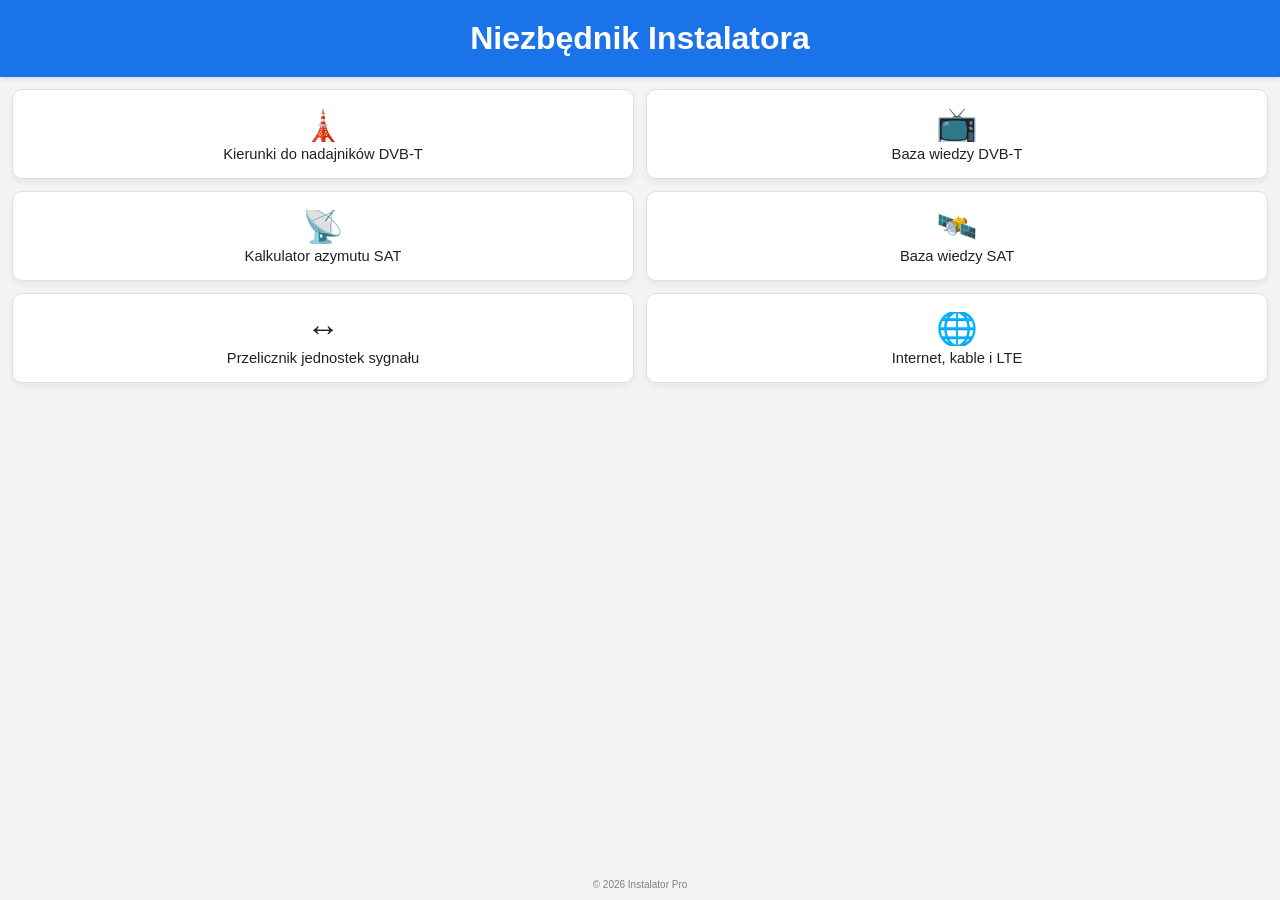
<file: index.html>
<!DOCTYPE html>
<html lang="pl">

<head>
    
    <link rel="manifest" href="manifest.json">
    <meta name="theme-color" content="#1a73e8">
    <meta name="mobile-web-app-capable" content="yes">
    <meta name="apple-mobile-web-app-status-bar-style" content="black-translucent">

    <script>

        if ('serviceWorker' in navigator) {
            window.addEventListener('load', () => {
                navigator.serviceWorker.register('./sw.js').then(reg => {
                    console.log('SW działa w trybie: Najpierw Sieć');
                });
            });
        }

    </script>


    <meta charset="UTF-8">
    <meta name="viewport" content="width=device-width, initial-scale=1.0, user-scalable=no">
    <title>Instalator Pro</title>
    <link rel="stylesheet" href="style.css">
</head>

<body>



    <div id="offline-banner" class="banner-offline">
        Brak połączenia z internetem – aplikacja działa w trybie offline.
    </div>

    <div id="app">
        <header>
            <h1>Niezbędnik Instalatora</h1>
        </header>

        <main class="grid-container">
    

            <div class="tile" onclick="location.href='tools-src/nadajniki.html'">
                <span class="icon">🗼</span>
                <span class="label">Kierunki do nadajników DVB-T</span>
            </div>
            <div class="tile" onclick="location.href='tools-src/bibliotekaDVBT.html'">
                <span class="icon">📺</span>
                <span class="label">Baza wiedzy DVB-T</span>
            </div>
            <div class="tile" onclick="location.href='tools-src/satelity.html'">
                <span class="icon">📡</span>
                <span class="label">Kalkulator azymutu SAT</span>
            </div>
            <div class="tile" onclick="location.href='tools-src/bibliotekaSAT.html'">
                <span class="icon">🛰️</span>
                <span class="label">Baza wiedzy SAT</span>
            </div>
            <div class="tile" onclick="location.href='tools-src/Jednostki.html'">
                <span class="icon">↔️</span>
                <span class="label">Przelicznik jednostek sygnału</span>
            </div>
            <div class="tile" onclick="location.href='tools-src/internet.html'">
                <span class="icon">🌐</span>
                <span class="label">Internet, kable i LTE</span>
            </div>
         

            


        </main>

        <footer style="text-align: center; color: gray; font-size: 10px; padding: 10px;">
            &copy; 2026 Instalator Pro
        </footer>
    </div>
</body>

<script>
      


    function onDeviceReady() {
        // STATUS SIECI
        function updateOnlineStatus() {
            const banner = document.getElementById('offline-banner');
            if (navigator.onLine) {
                banner.style.display = 'none';
            } else {
                banner.style.display = 'block';
            }
        }
        updateOnlineStatus();
        document.addEventListener("offline", updateOnlineStatus, false);
        document.addEventListener("online", updateOnlineStatus, false);
    }



    // Funkcja powiadomienia na ekranie
    function showToast(message) {
        // Usuwamy stare powiadomienie jeśli jeszcze istnieje
        const oldToast = document.getElementById('custom-toast');
        if (oldToast) oldToast.remove();

        const statusDiv = document.createElement('div');
        statusDiv.id = 'custom-toast';
        statusDiv.style = "position:fixed; bottom:50px; left:50%; transform:translateX(-50%); background:rgba(0,0,0,0.8); color:white; padding:12px 25px; border-radius:25px; z-index:9999; font-size:14px; white-space:nowrap; border: 1px solid #444;";
        statusDiv.innerText = message;
        document.body.appendChild(statusDiv);

        // Animacja znikania
        setTimeout(() => {
            statusDiv.style.opacity = '0';
            statusDiv.style.transition = 'opacity 0.5s ease';
            setTimeout(() => statusDiv.remove(), 500);
        }, 2000);
    }

    function showOfflineBanner(show) {
        const banner = document.getElementById('offline-banner');
        const header = document.querySelector('header');
        // Ustaw margin-top headera zawsze na wysokość ramki, jeśli ramka jest widoczna
        if (show) {
            banner.style.display = 'block';
            setTimeout(() => {
                if (header) header.style.marginTop = banner.offsetHeight + 'px';
            }, 10); // opóźnienie na render
        } else {
            banner.style.display = 'none';
            if (header) header.style.marginTop = '';
        }

        // Dodatkowo, na zmianę orientacji i resize — popraw margin-top headera
        window.addEventListener('resize', () => {
            if (banner.style.display === 'block' && header) {
                header.style.marginTop = banner.offsetHeight + 'px';
            }
        });
    }

    // Dla pewności: po powrocie na stronę/wybudzeniu — odśwież status i układ
    document.addEventListener('visibilitychange', () => {
        if (!document.hidden) {
            if (typeof updateOnlineStatus === 'function') updateOnlineStatus();
            if (typeof showOfflineBanner === 'function') showOfflineBanner(!navigator.onLine ? true : false);
        }
    });
    window.addEventListener('pageshow', () => {
        if (typeof updateOnlineStatus === 'function') updateOnlineStatus();
        if (typeof showOfflineBanner === 'function') showOfflineBanner(!navigator.onLine ? true : false);
    });


    function showIosInstallBanner() {
        const isIos = /iPad|iPhone|iPod/.test(navigator.userAgent) && !window.MSStream;
        const isStandalone = window.matchMedia('(display-mode: standalone)').matches || window.navigator.standalone;
        if (isIos && !isStandalone) {
            document.getElementById('ios-install-banner').style.display = 'block';
        }
    }





    window.addEventListener('load', () => {
        onDeviceReady();
        showIosInstallBanner();
    });


</script>

</html>
</file>
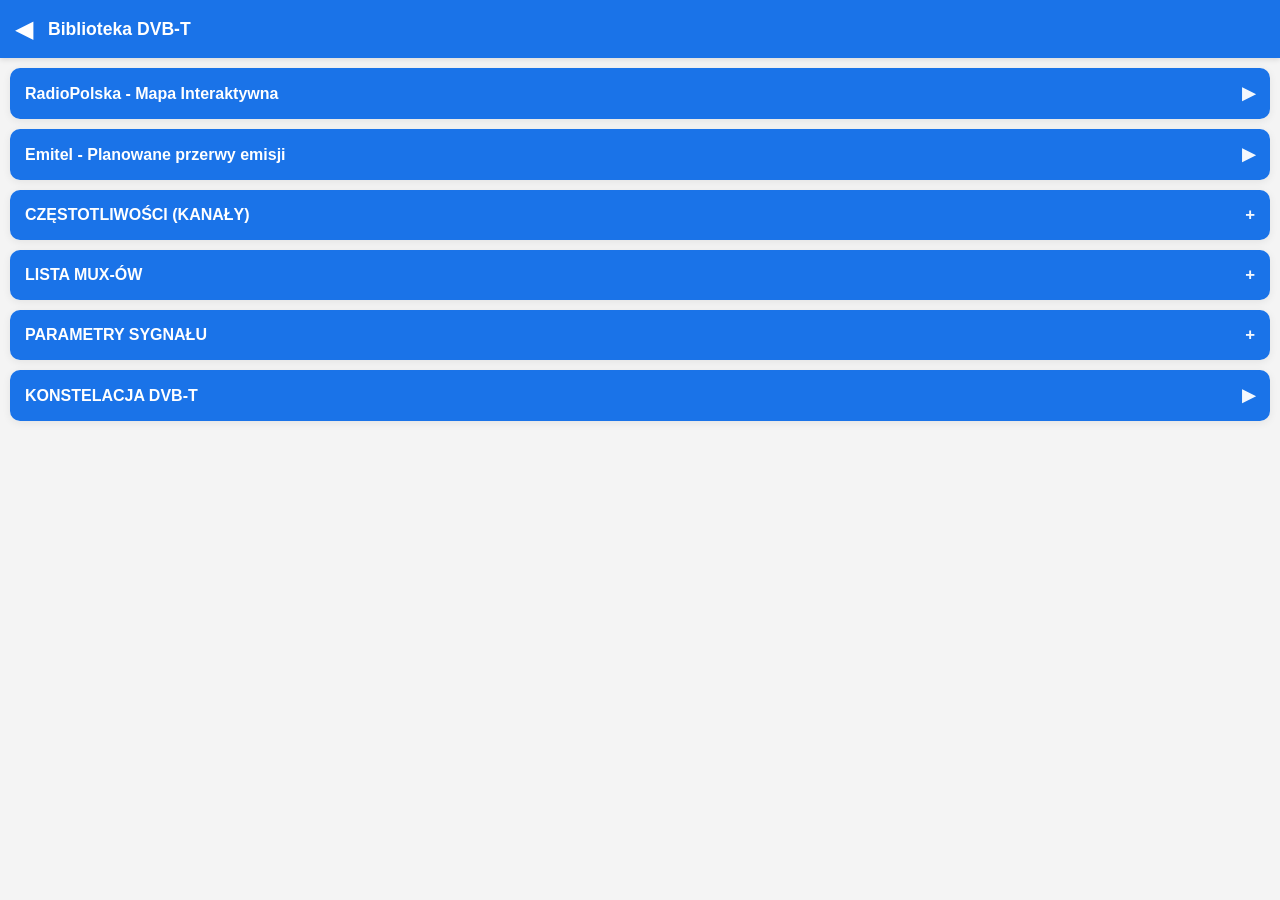
<file: tools-src/bibliotekaDVBT.html>
<!DOCTYPE html>
<html lang="pl">
<head>
    <meta charset="UTF-8">
    <meta name="viewport" content="width=device-width, initial-scale=1.0">
    <title>Biblioteka DVB-T</title>
    <link rel="stylesheet" href="../style.css">
    <style>
        body { font-family: sans-serif; margin: 0; background: var(--bg); color: var(--text); }
        header { background: #1a73e8; color: white; padding: 15px; display: flex; align-items: center; }
        .btn-back { background: none; border: none; color: white; font-size: 1.5rem; cursor: pointer; margin-right: 15px; }
        .container { padding: 10px; }
        
        .accordion { background: var(--tile-bg); border-radius: 10px; margin-bottom: 10px; overflow: hidden; box-shadow: var(--tile-shadow); }
        .acc-header { background: #1a73e8; color: white; padding: 15px; font-weight: bold; cursor: pointer; display: flex; justify-content: space-between; align-items: center; }
        .acc-header span:last-child { font-size: 1.05rem; margin-left: 8px; opacity: 0.95; }
        
        /* Kluczowa zmiana: padding: 0, aby iframe wypełniał całą szerokość, oraz wysokość */
        .acc-content { 
            display: none; 
            padding: 0; 
            border-top: 1px solid #eee; 
            height: 70vh; /* Ustawiamy stałą wysokość okna z tabelą */
        }
        .acc-content.show { display: block; }

        /* Styl dla iframe wewnątrz akordeonu */
        .acc-content iframe {
            width: 100%;
            height: 100%;
            border: none;
            display: block;
        }
    </style>
</head>
<script>
// Motyw: kopiuj ustawienie z localStorage lub systemu
function applyTheme() {
    let theme = localStorage.getItem('theme');
    if (!theme) {
        theme = window.matchMedia('(prefers-color-scheme: dark)').matches ? 'dark' : 'light';
    }
    document.documentElement.setAttribute('data-theme', theme);
}
applyTheme();
</script>
<body>

<header>
    <button class="btn-back" onclick="window.location.replace('../index.html')">◀</button>
    <h1 style="margin:0; font-size: 1.1rem;">Biblioteka DVB-T</h1>
</header>

<div class="container">
    
    <div class="accordion">
        <div class="acc-header" onclick="window.open('https://mapy.radiopolska.pl/','_blank')"><span>RadioPolska - Mapa Interaktywna</span><span>▶</span></div>
    </div>

    <div class="accordion">
        <div class="acc-header" onclick="window.open('https://emi.emitel.pl/plan_www/','_blank')"><span>Emitel - Planowane przerwy emisji</span><span>▶</span></div>
    </div>

    <div class="accordion">
        <div class="acc-header" onclick="toggleAcc(this)">CZĘSTOTLIWOŚCI (KANAŁY) <span>+</span></div>
        <div class="acc-content">
            <iframe src="docs/czestotliwosciDVBT.html"></iframe>
        </div>
    </div>

    <div class="accordion">
        <div class="acc-header" onclick="toggleAcc(this)">LISTA MUX-ÓW <span>+</span></div>
        <div class="acc-content">
            <iframe src="docs/muxy.html"></iframe>
        </div>
    </div>

    <div class="accordion">
        <div class="acc-header" onclick="toggleAcc(this)">PARAMETRY SYGNAŁU <span>+</span></div>
        <div class="acc-content">
            <iframe src="docs/Parametry-DVB-t.html"></iframe>
        </div>
    </div>

    <div class="accordion">
        <div class="acc-header" onclick="window.location.href='docs/KonstelacjaDVbt2.html'"><span>KONSTELACJA DVB-T</span><span>▶</span></div>
    </div>

</div>

<script>
    function toggleAcc(header) {
        const content = header.nextElementSibling;
        // Zmieniamy tylko w sekcjach z rozwijanym kontentem
        if (!content || !content.classList.contains('acc-content')) return;
        const span = header.querySelector('span');
        // Zmieniamy tylko +/− w sekcjach z acc-content
        const allHeaders = document.querySelectorAll('.acc-header');
        allHeaders.forEach(h => {
            const c = h.nextElementSibling;
            const s = h.querySelector('span');
            if (c && c.classList.contains('acc-content')) {
                c.classList.remove('show');
                if (s) s.innerText = '+';
            }
        });
        // Otwieramy/zamykamy klikniętą sekcję
        const isOpening = !content.classList.contains('show');
        if (isOpening) {
            content.classList.add('show');
            if (span) span.innerText = '−';
        }
    }
</script>
</body>
</html>
</file>
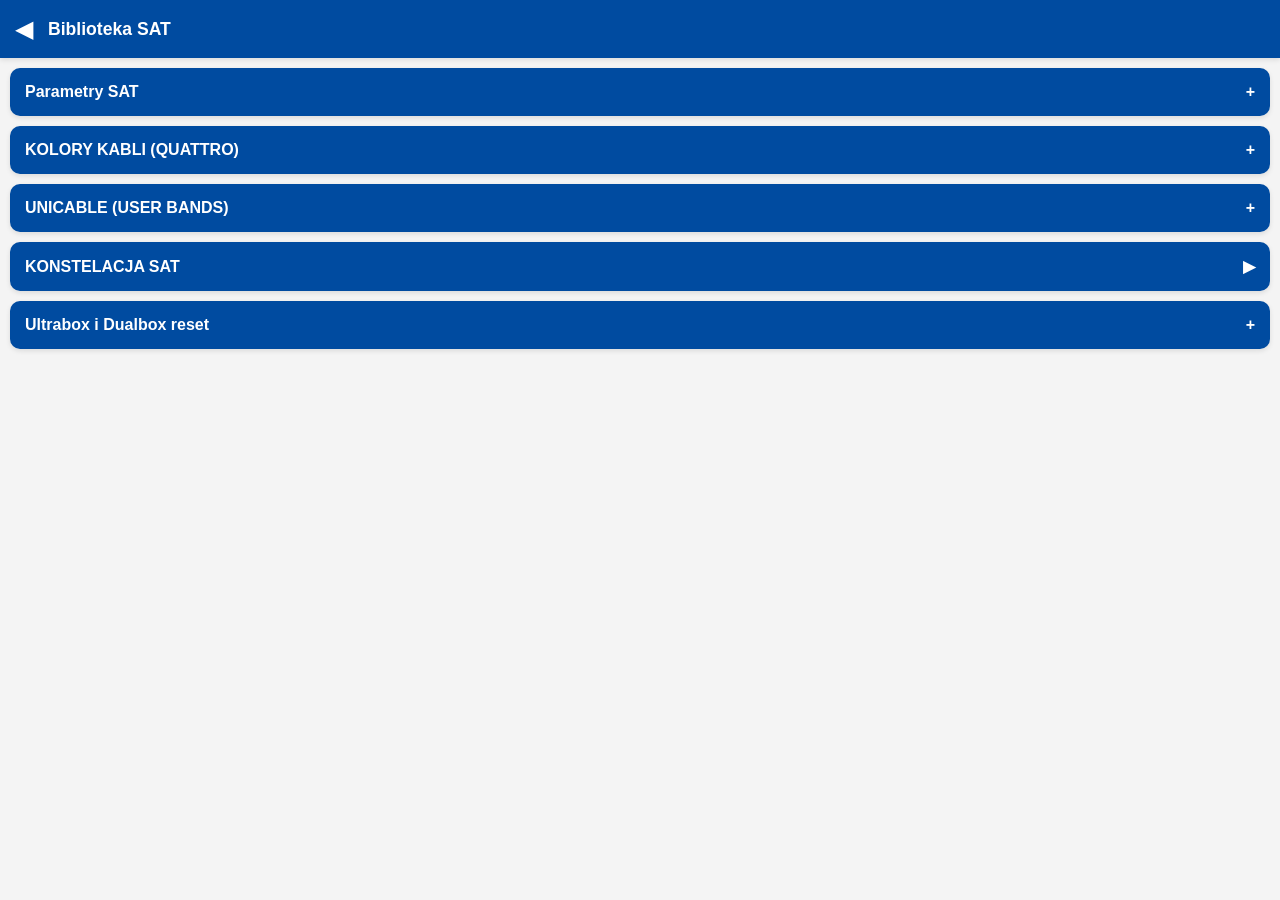
<file: tools-src/bibliotekaSAT.html>
<!DOCTYPE html>
<html lang="pl">
<head>
    <meta charset="UTF-8">
    <meta name="viewport" content="width=device-width, initial-scale=1.0">
    <title>Biblioteka SAT</title>
    <link rel="stylesheet" href="../style.css">
    <style>
        body { margin: 0; background: #fff; color: #000; }
        header { background: #004ba0; color: white; padding: 15px; display: flex; align-items: center; }
        .btn-back { background: none; border: none; color: white; font-size: 1.5rem; cursor: pointer; margin-right: 15px; }
        .container { padding: 10px; }
        .accordion { background: #f5f5f5; border-radius: 10px; margin-bottom: 10px; overflow: hidden; box-shadow: 0 2px 5px rgba(0,0,0,0.1); }
        .acc-header { background: #004ba0; color: white; padding: 15px; font-weight: bold; cursor: pointer; display: flex; justify-content: space-between; align-items: center; }
        .acc-content { display: none; padding: 0; border-top: 1px solid #eee; background: #fff; color: #333; height: 60vh; }
        .acc-content.show { display: block; }
        .acc-content iframe { width: 100%; height: 100%; border: none; display: block; }
    </style>
</head>
<script>

</script>
<body>

<header>
    <button class="btn-back" onclick="window.location.replace('../index.html')">◀</button>
    <h1 style="margin:0; font-size: 1.1rem;">Biblioteka SAT</h1>
</header>

<div class="container">
    

    <div class="accordion">
        <div class="acc-header" onclick="toggleAcc(this)">Parametry SAT <span>+</span></div>
        <div class="acc-content">
           <iframe id="content-frame" src="docs/ParametrySAT.html"></iframe>
        </div>
    </div>
    
    <div class="accordion">
        <div class="acc-header" onclick="toggleAcc(this)">KOLORY KABLI (QUATTRO) <span>+</span></div>
        <div class="acc-content">
            <iframe id="content-frame" src="docs/kolorySat.html"></iframe>
        </div>
    </div>

    <div class="accordion">
        <div class="acc-header" onclick="toggleAcc(this)">UNICABLE (USER BANDS) <span>+</span></div>
        <div class="acc-content">
           <iframe id="content-frame" src="docs/UnicablePB.html"></iframe>
        </div>
    </div>

    <div class="accordion">
        <div class="acc-header" onclick="window.location.href='docs/KonstelacjaSat.html'"><span>KONSTELACJA SAT</span><span>▶</span></div>
    </div>

    <div class="accordion">
        <div class="acc-header" onclick="toggleAcc(this)">Ultrabox i Dualbox reset <span>+</span></div>
        <div class="acc-content">
           <iframe id="content-frame" src="docs/NC_PLUS_RESET.html"></iframe>
        </div>
    </div>

</div>

<script>
    
function toggleAcc(header) {
    const content = header.nextElementSibling;
    // Zmieniamy tylko w sekcjach z rozwijanym kontentem
    if (!content || !content.classList.contains('acc-content')) return;
    const span = header.querySelector('span');
    // Zmieniamy tylko +/− w sekcjach z acc-content
    const allHeaders = document.querySelectorAll('.acc-header');
    allHeaders.forEach(h => {
        const c = h.nextElementSibling;
        const s = h.querySelector('span');
        if (c && c.classList.contains('acc-content')) {
            c.classList.remove('show');
            if (s) s.innerText = '+';
        }
    });
    // Otwieramy/zamykamy klikniętą sekcję
    const isOpening = !content.classList.contains('show');
    if (isOpening) {
        content.classList.add('show');
        if (span) span.innerText = '−';
    }
}
</script>
</body>
</html>
</file>
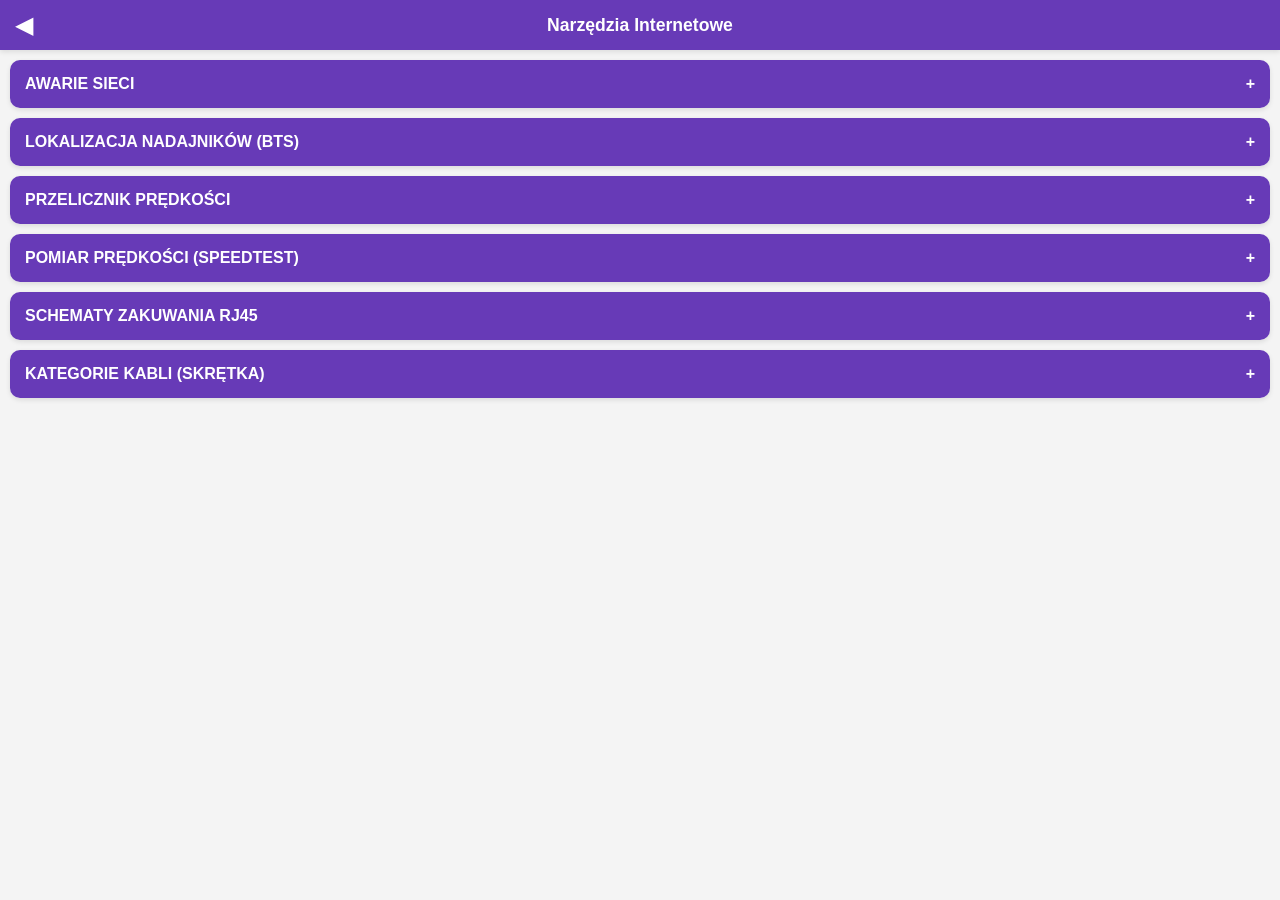
<file: tools-src/internet.html>
<!DOCTYPE html>
<html lang="pl">
<head>
    <meta charset="UTF-8">
    <meta name="viewport" content="width=device-width, initial-scale=1.0">
    <title>Internet - Narzędzia</title>
    <link rel="stylesheet" href="../style.css">
    <style>
        body { font-family: sans-serif; margin: 0; background: #fff; color: #000; }
        header {
            background: #673ab7;
            color: white;
            padding: 10px 15px;
            display: flex;
            align-items: center;
            position: relative;
            min-height: 50px;
            box-sizing: border-box;
        }
        .btn-back {
            background: none;
            border: none;
            color: white;
            font-size: 1.5rem;
            cursor: pointer;
            z-index: 2;
            padding: 0;
            margin: 0;
        }
        h1 {
            font-size: 1.1rem;
            margin: 0;
            position: absolute;
            left: 0;
            right: 0;
            text-align: center;
            pointer-events: none;
        }
        .container { padding: 10px; }
        .accordion {
            background: white; border-radius: 10px; margin-bottom: 10px;
            overflow: hidden; box-shadow: 0 2px 5px rgba(0,0,0,0.1);
        }
        .acc-header {
            background: #673ab7; color: white; padding: 15px;
            font-weight: bold; cursor: pointer; display: flex;
            justify-content: space-between; align-items: center;
        }
        .acc-content {
            display: none; padding: 15px; border-top: 1px solid #eee;
        }
        .acc-content.show { display: block; }
        .tool-btn { 
            display: block; background: #ede7f6; border: 1px solid #673ab7; 
            color: #673ab7; padding: 12px; border-radius: 8px; text-align: center; 
            text-decoration: none; font-weight: bold; margin-bottom: 10px;
        }
        input { width: 100%; padding: 12px; margin: 10px 0; border: 1px solid #ccc; border-radius: 6px; box-sizing: border-box; }
        .res-box { background: #f9f9f9; padding: 15px; border-radius: 6px; font-weight: bold; text-align: center; border: 1px dashed #673ab7; }
        .ip-row { display: flex; justify-content: space-between; padding: 8px 0; border-bottom: 1px solid #eee; font-size: 0.9rem; }
        .diagram { background: var(--tile-bg); height: 150px; display: flex; align-items: center; justify-content: center; border-radius: 8px; color: #666; font-style: italic; }
    </style>
</head>

<body>

<header>
    <button class="btn-back" onclick="window.location.replace('../index.html')">◀</button>
    <h1 style="margin:0; font-size: 1.1rem;">Narzędzia Internetowe</h1>
</header>

<div class="container">
    <div class="accordion">
        <div class="acc-header" onclick="toggleAcc(this)">AWARIE SIECI <span>+</span></div>
        <div class="acc-content">
            
            <a href="https://downdetector.pl/" target="_blank" class="tool-btn" style="background: #73862e; color: white; border-color: #141526;">DOWNDETECTOR.pl</a>
            
        </div>
        </div>
        

    <div class="accordion">
        <div class="acc-header" onclick="toggleAcc(this)">LOKALIZACJA NADAJNIKÓW (BTS) <span>+</span></div>
        <div class="acc-content">
            <p style="font-size: 0.85rem; margin-bottom: 15px;">Darmowa wyszukiwarka masztów LTE/5G wszystkich operatorów:</p>
            <a href="https://beta.btsearch.pl/" target="_blank" class="tool-btn">OTWÓRZ BTSEARCH.PL</a>
        </div>
    </div>
   

    <div class="accordion">
        <div class="acc-header" onclick="toggleAcc(this)">PRZELICZNIK PRĘDKOŚCI <span>+</span></div>
        <div class="acc-content">
            <label style="font-size: 0.8rem;">Prędkość łącza (Mb/s):</label>
            <input type="number" id="speedMbps" placeholder="np. 300" oninput="calcSpeed()">
            <div class="res-box" id="speedRes">Realne pobieranie: 0 MB/s</div>
            <p style="font-size: 0.75rem; color: #777; margin-top: 10px;">
                Czas pobierania 1GB: <span id="timeRes" style="color:#673ab7; font-weight:bold;">-</span>
            </p>
        </div>
    </div>

   
     <div class="accordion">
        <div class="acc-header" onclick="toggleAcc(this)">POMIAR PRĘDKOŚCI (SPEEDTEST) <span>+</span></div>
        <div class="acc-content">
            <p style="font-size: 0.85rem; margin-bottom: 15px;">Wybierz narzędzie do pomiaru parametrów łącza (Download/Upload/Ping):</p>
            
            <a href="https://www.speedtest.net" target="_blank" class="tool-btn" style="background: #141526; color: white; border-color: #141526;">SPEEDTEST.NET</a>
            
            <a href="https://fast.com/pl/" target="_blank" class="tool-btn" style="background: #db0000; color: white; border-color: #db0000;">FAST.COM (Netflix)</a>
            
            <a href="https://speed.cloudflare.com" target="_blank" class="tool-btn" style="background: #f38020; color: white; border-color: #f38020;">CLOUDFLARE SPEED</a>

            <p style="font-size: 0.7rem; color: #666; margin-top: 10px;">
                <i>Pamiętaj: Najdokładniejszy wynik uzyskasz na kablu, przy wyłączonych innych urządzeniach.</i>
            </p>
        </div>
    </div>
    
   <div class="accordion">
        <div class="acc-header" onclick="toggleAcc(this)">SCHEMATY ZAKUWANIA RJ45 <span>+</span></div>
        <div class="acc-content">
            
            <div style="margin-bottom: 20px;">
                <p style="font-weight: bold; color: #1a73e8; margin-bottom: 5px;">Standard T568B (Typowy)</p>
                <div style="display: flex; gap: 3px; margin-bottom: 8px;">
                    <div style="width:12.5%; height:25px; border:2px solid #888; border-radius:2px; background: linear-gradient(90deg, #fff 50%, #ff9800 50%);"></div>
                    <div style="width:12.5%; height:25px; border:2px solid #888; border-radius:2px; background: #f57c00;"></div>
                    <div style="width:12.5%; height:25px; border:2px solid #888; border-radius:2px; background: linear-gradient(90deg, #fff 50%, #81c784 50%);"></div>
                    <div style="width:12.5%; height:25px; border:2px solid #888; border-radius:2px; background: #2196f3;"></div>
                    <div style="width:12.5%; height:25px; border:2px solid #888; border-radius:2px; background: linear-gradient(90deg, #fff 50%, #64b5f6 50%);"></div>
                    <div style="width:12.5%; height:25px; border:2px solid #888; border-radius:2px; background: #4caf50;"></div>
                    <div style="width:12.5%; height:25px; border:2px solid #888; border-radius:2px; background: linear-gradient(90deg, #fff 50%, #a1887f 50%);"></div>
                    <div style="width:12.5%; height:25px; border:2px solid #888; border-radius:2px; background: #795548;"></div>
                </div>
                 <div style="display: flex; gap: 3px; margin-bottom: 8px; font-size: 0.7rem; color: #555; text-align: center;">
                    <div style="width:12.5%;">Pomarańczowy + Biały</div>
                    <div style="width:12.5%;">Pomarańczowy</div>
                    <div style="width:12.5%;">Zielony + Biały</div>
                    <div style="width:12.5%;">Niebieski</div>
                    <div style="width:12.5%;">Niebieski + Biały</div>
                    <div style="width:12.5%;">Zielony</div>
                    <div style="width:12.5%;">Brązowy + Biały</div>
                    <div style="width:12.5%;">Brązowy</div>
                </div>
            </div>
            

            <div style="margin-bottom: 20px;">
                <p style="font-weight: bold; color: #2e7d32; margin-bottom: 5px;">Standard T568A</p>
                <div style="display: flex; gap: 3px; margin-bottom: 8px;">
                    <div style="width:12.5%; height:25px; border:2px solid #888; border-radius:2px; background: linear-gradient(90deg, #fff 50%, #81c784 50%);"></div>
                    <div style="width:12.5%; height:25px; border:2px solid #888; border-radius:2px; background: #4caf50;"></div>
                    <div style="width:12.5%; height:25px; border:2px solid #888; border-radius:2px; background: linear-gradient(90deg, #fff 50%, #ff9800 50%);"></div>
                    <div style="width:12.5%; height:25px; border:2px solid #888; border-radius:2px; background: #2196f3;"></div>
                    <div style="width:12.5%; height:25px; border:2px solid #888; border-radius:2px; background: linear-gradient(90deg, #fff 50%, #64b5f6 50%);"></div>
                    <div style="width:12.5%; height:25px; border:2px solid #888; border-radius:2px; background: #f57c00;"></div>
                    <div style="width:12.5%; height:25px; border:2px solid #888; border-radius:2px; background: linear-gradient(90deg, #fff 50%, #a1887f 50%);"></div>
                    <div style="width:12.5%; height:25px; border:2px solid #888; border-radius:2px; background: #795548;"></div>
                </div>
                <div style="display: flex; gap: 3px; margin-bottom: 8px; font-size: 0.7rem; color: #555; text-align: center;">
                    <div style="width:12.5%;">Zielony + Biały</div>
                    <div style="width:12.5%;">Zielony</div>
                    <div style="width:12.5%;">Pomarańczowy + Biały</div>
                    <div style="width:12.5%;">Niebieski</div>
                    <div style="width:12.5%;">Niebieski + Biały</div>
                    <div style="width:12.5%;">Pomarańczowy</div>
                    <div style="width:12.5%;">Brązowy + Biały</div>
                    <div style="width:12.5%;">Brązowy</div>
                </div>
            </div>

            <div style="padding: 10px; background: #fffde7; border: 1px dashed #fbc02d; border-radius: 8px;">
                <p style="font-weight: bold; color: #f57f17; margin: 0 0 5px 0; font-size: 0.85rem;">Kabel Skrosowany (PC do PC)</p>
                <p style="font-size: 0.75rem; margin: 0;">
                    Zakończ jedną stronę w <b>Standardzie A</b>, <br>
                    a drugą stronę w <b>Standardzie B</b>.
                </p>
            </div>

            <p style="font-size: 0.7rem; color: #888; text-align: center; margin-top: 15px;">
                <i>Widok od strony pinów (zatrzask pod spodem).</i>
            </p>
        </div>
    </div>
   
    <div class="accordion">
        <div class="acc-header" onclick="toggleAcc(this)">KATEGORIE KABLI (SKRĘTKA) <span>+</span></div>
        <div class="acc-content">
            <table style="width: 100%; border-collapse: collapse; font-size: 0.85rem; background: white;">
                <thead>
                    <tr style="background: #673ab7; color: white;">
                        <th style="padding: 8px; border: 1px solid #ddd;">Kat.</th>
                        <th style="padding: 8px; border: 1px solid #ddd;">Prędkość</th>
                        <th style="padding: 8px; border: 1px solid #ddd;">Częst.</th>
                    </tr>
                </thead>
                <tbody>
                    <tr>
                        <td style="padding: 8px; border: 1px solid #ddd; font-weight: bold;">5e</td>
                        <td style="padding: 8px; border: 1px solid #ddd;">do 1 Gb/s</td>
                        <td style="padding: 8px; border: 1px solid #ddd;">100 MHz</td>
                    </tr>
                    <tr style="background: #f9f9f9;">
                        <td style="padding: 8px; border: 1px solid #ddd; font-weight: bold;">6</td>
                        <td style="padding: 8px; border: 1px solid #ddd;">do 10 Gb/s*</td>
                        <td style="padding: 8px; border: 1px solid #ddd;">250 MHz</td>
                    </tr>
                    <tr>
                        <td style="padding: 8px; border: 1px solid #ddd; font-weight: bold;">6a</td>
                        <td style="padding: 8px; border: 1px solid #ddd;">10 Gb/s</td>
                        <td style="padding: 8px; border: 1px solid #ddd;">500 MHz</td>
                    </tr>
                    <tr style="background: #f9f9f9;">
                        <td style="padding: 8px; border: 1px solid #ddd; font-weight: bold;">7</td>
                        <td style="padding: 8px; border: 1px solid #ddd;">10 Gb/s+</td>
                        <td style="padding: 8px; border: 1px solid #ddd;">600 MHz</td>
                    </tr>
                </tbody>
            </table>

            <div style="margin-top: 15px; font-size: 0.8rem; line-height: 1.4; color: #444;">
                <p><b>💡 Wskazówki dla instalatora:</b></p>
                <ul>
                    <li><b>Kat. 5e:</b> Absolutne minimum. Wystarcza do domowego internetu do 1 Gb/s na dystansie do 100m.</li>
                    <li><b>Kat. 6:</b> Standard dla nowych domów. Obsłuży 10 Gb/s, ale tylko na krótkich odcinkach (do ok. 35-55m).</li>
                    <li><b>Kat. 6a:</b> Najlepszy wybór pod przyszłe standardy i światłowody 10 Gb/s na pełnym dystansie 100m.</li>
                </ul>
                <div style="margin-top: 15px; font-size: 0.8rem; line-height: 1.4; color: #444;">
                    <p><b>🛡️ Ekranowanie kabli (U/UTP vs F/UTP vs S/FTP):</b></p>
                    <ul>
                        <li><b>U/UTP (Zwykła skrętka):</b> Brak ekranu. Najlepsza do 95% instalacji wewnątrz budynków. Jest elastyczna, łatwa w zakuwaniu i nie wymaga specjalnych wtyków.</li>
                        <li><b>F/UTP (Foliowana):</b> Cały kabel owinięty folią aluminiową. Stosuj ją, gdy kabel biegnie w korycie wspólnie z kablami 230V/400V lub blisko silników/falowników.</li>
                        <li><b>S/FTP (Oplot + Folia):</b> Każda para w folii plus oplot na całości. Stosowana w przemyśle i centrach danych. Bardzo sztywna i trudna w montażu.</li>
                    </ul>
                    <p style="background: #fff3e0; padding: 10px; border-radius: 5px; border-left: 4px solid #ff9800;">
                        <b>⚠️ Złota zasada uziemienia:</b><br>
                        Jeśli kładziesz kabel ekranowany (FTP/STP), <b>musisz</b> użyć metalowych wtyków (RJ45 ekranowanych) i podłączyć je do uziemionego urządzenia (np. patchpanelu lub switcha z metalowymi portami). 
                        <br><br>
                        <i>Brak uziemienia ekranu sprawia, że folia działa jak antena – zbiera zakłócenia z otoczenia i pogarsza sygnał bardziej niż zwykły kabel bez ekranu!</i>
                    </p>
                    <p><b>💡 Wybór powłoki:</b></p>
                    <ul>
                        <li><b>PVC:</b> Tylko do wnętrz.</li>
                        <li><b>PE (Czarny):</b> Zewnętrzny, odporny na UV i wilgoć. Obowiązkowy, gdy prowadzisz kabel po elewacji lub dachu do anteny LTE/5G.</li>
                        <li><b>LSZH:</b> Bezhalogenowy. Wymagany w budynkach użyteczności publicznej (nie dymi toksycznie podczas pożaru).</li>
                    </ul>
                </div>
                </ul>
            </div>
        </div>
    </div>
</div>


<script>
// Funkcja rozwijania sekcji
function toggleAcc(header) {
    const content = header.nextElementSibling;
    const span = header.querySelector('span');
    // Zamknij inne (opcjonalne, jeśli chcesz tylko jedną otwartą na raz)
    document.querySelectorAll('.acc-content').forEach(c => c.classList.remove('show'));
    content.classList.toggle('show');
    span.innerText = content.classList.contains('show') ? '−' : '+';
}
// Kalkulator prędkości
function calcSpeed() {
    const mbps = parseFloat(document.getElementById('speedMbps').value) || 0;
    const mbs = mbps / 8;
    document.getElementById('speedRes').innerText = `Realne pobieranie: ${mbs.toFixed(2)} MB/s`;
    if (mbs > 0) {
        const seconds = 1024 / mbs;
        const mins = Math.floor(seconds / 60);
        const secs = Math.round(seconds % 60);
        document.getElementById('timeRes').innerText = `${mins}m ${secs}s`;
    } else {
        document.getElementById('timeRes').innerText = "-";
    }
}
</script>

</body>
</html>
</file>
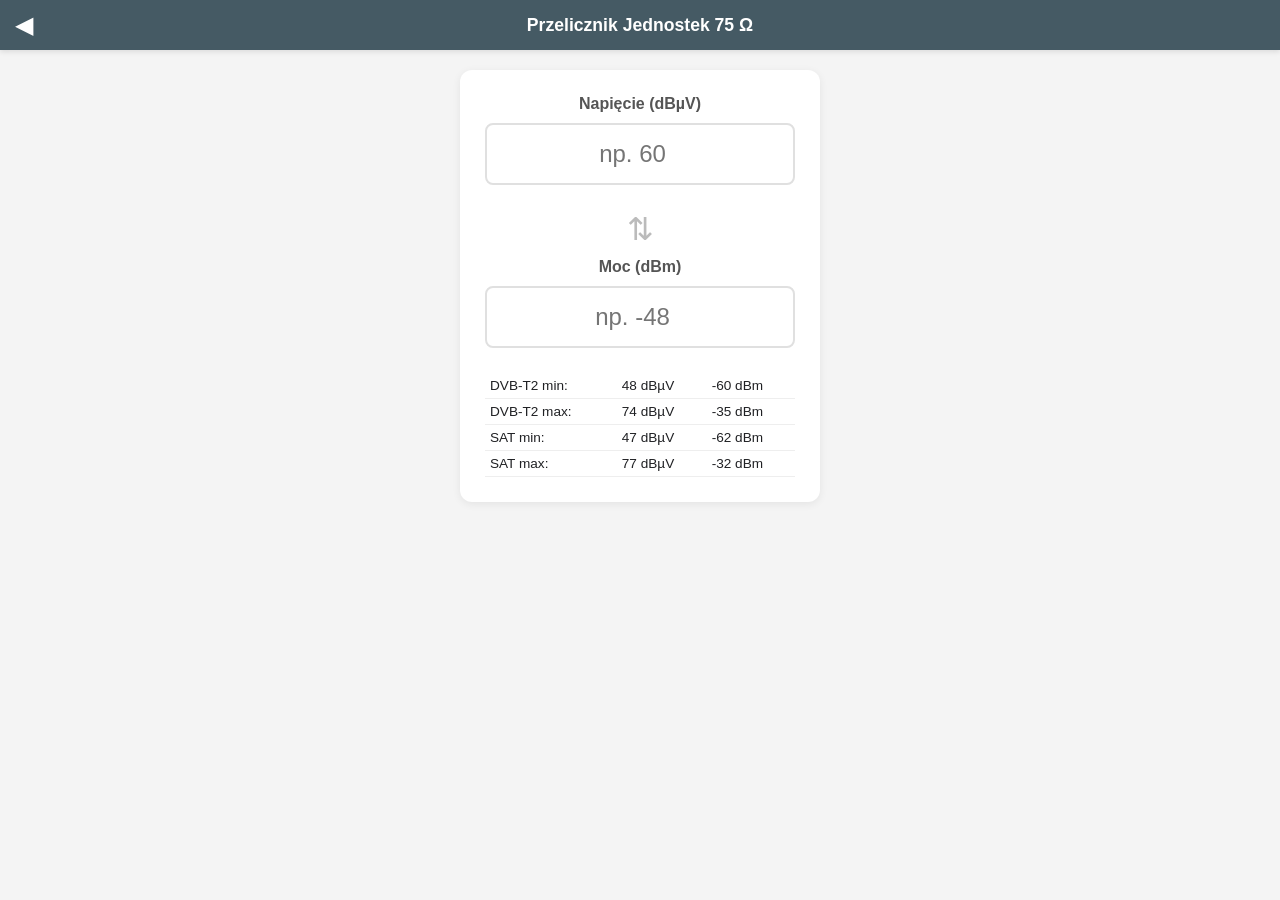
<file: tools-src/Jednostki.html>
<!DOCTYPE html>
<html lang="pl">
<head>
<link rel="stylesheet" href="../style.css">

    <meta charset="UTF-8">
    <meta name="viewport" content="width=device-width, initial-scale=1.0">
    <title>Przelicznik dBµV / dBm</title>
    <style>
        body { font-family: sans-serif; margin: 0; background: #fff; color: #000; }
header {
    background: #455a64;
    color: white;
    padding: 10px 15px;
    display: flex;
    align-items: center;
    position: relative; /* Pozwala na centrowanie h1 względem całego paska */
    min-height: 50px;
    box-sizing: border-box;
}

.btn-back {
    background: none;
    border: none;
    color: white;
    font-size: 1.5rem;
    cursor: pointer;
    z-index: 2; /* Musi być nad tekstem, by dało się go kliknąć */
    padding: 0;
    margin: 0;
}

h1 {
    font-size: 1.1rem;
    margin: 0;
    position: absolute; /* Wyrywamy tytuł z układu flex */
    left: 0;
    right: 0;
    text-align: center; /* Centrujemy tekst na całej szerokości header */
    pointer-events: none; /* Sprawia, że h1 nie blokuje kliknięć w przycisk pod nim */
}
        .container { padding: 20px; max-width: 400px; margin: auto; }
        
        .card { background: #fff; padding: 25px; border-radius: 12px; box-shadow: 0 2px 8px rgba(0,0,0,0.07); text-align: center; color: #000; }
        .input-group { margin-bottom: 25px; }
        label { display: block; margin-bottom: 10px; font-weight: bold; color: #555; }
        
        input { 
            width: 100%; padding: 15px; border: 2px solid #e0e0e0; border-radius: 8px;
            font-size: 1.5rem; text-align: center; box-sizing: border-box; transition: 0.3s; background: #fff; color: #000;
        }
        input:focus { border-color: #455a64; outline: none; background: #f0f4f5; }

        .arrow { font-size: 2rem; color: #bbb; margin: 10px 0; }
        
        .info-table { 
            margin-top: 20px; width: 100%; border-collapse: collapse; font-size: 0.85rem; color: var(--text);
        }
        .info-table td { padding: 5px; border-bottom: 1px solid #eee; text-align: left; }
    </style>
</head>
<script>
</script>
</script>
<body>

<header>
    <button class="btn-back" onclick="window.location.replace('../index.html')">◀</button>
    <h1 style="margin:0; font-size: 1.1rem;">Przelicznik Jednostek 75 Ω</h1>
</header>

<div class="container">
    <div class="card">
        <div class="input-group">
            <label>Napięcie (dBµV)</label>
            <input type="number" id="dbuv" placeholder="np. 60" oninput="convert('dbuv')">
        </div>

        <div class="arrow">⇅</div>

        <div class="input-group">
            <label>Moc (dBm)</label>
            <input type="number" id="dbm" placeholder="np. -48" oninput="convert('dbm')">
        </div>

        <table class="info-table">
            <tr><td>DVB-T2 min:</td><td>48 dBµV</td><td>-60 dBm</td></tr>
            <tr><td>DVB-T2 max:</td><td>74 dBµV</td><td>-35 dBm</td></tr>
            <tr><td>SAT min:</td><td>47 dBµV</td><td>-62 dBm</td></tr>
            <tr><td>SAT max:</td><td>77 dBµV</td><td>-32 dBm</td></tr>
        </table>
    </div>
</div>

<script>
    const OFFSET = 108.75; // Stała dla impedancji 75 Ohm

    function convert(source) {
        const dbuvInput = document.getElementById('dbuv');
        const dbmInput = document.getElementById('dbm');

        if (source === 'dbuv') {
            const val = parseFloat(dbuvInput.value);
            if (!isNaN(val)) {
                dbmInput.value = (val - OFFSET).toFixed(2);
            } else {
                dbmInput.value = '';
            }
        } else {
            const val = parseFloat(dbmInput.value);
            if (!isNaN(val)) {
                dbuvInput.value = (val + OFFSET).toFixed(2);
            } else {
                dbuvInput.value = '';
            }
        }
    }
</script>

</body>
</html>
</file>
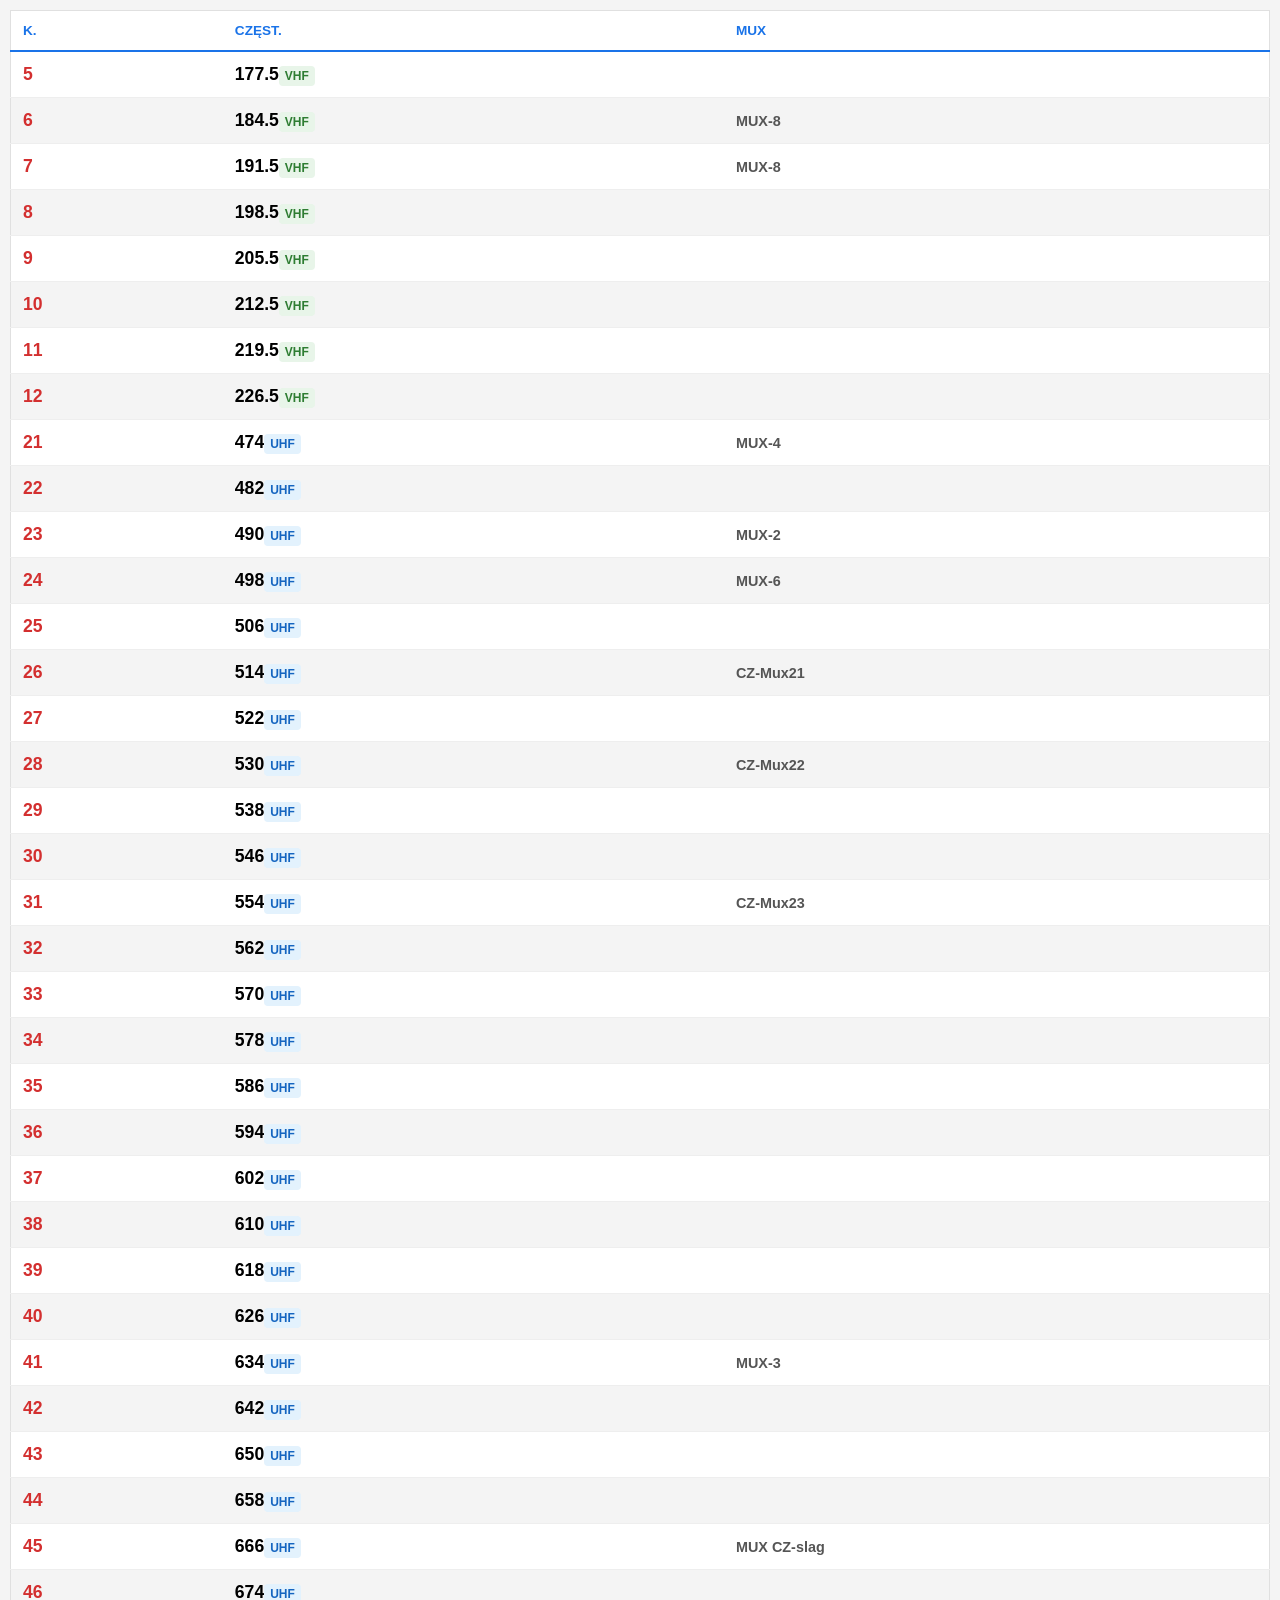
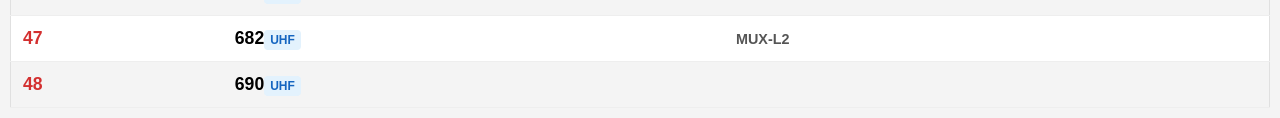
<file: tools-src/docs/czestotliwosciDVBT.html>
<!DOCTYPE html>
<html lang="pl">
<head>
    <meta charset="UTF-8">
    <meta name="viewport" content="width=device-width, initial-scale=1.0">
    <link rel="stylesheet" href="../../style.css">
    <style>
        * { box-sizing: border-box; }
body {
    background: var(--bg);
    color: var(--text);
    font-family: sans-serif;
    margin: 0;
    padding: 10px;
}
table {
    width: 100%;
    border-collapse: collapse;
    background: var(--tile-bg);
    border: 1px solid var(--tile-border);
    border-radius: 8px;
}

thead th {
    background: var(--tile-bg);
    color: #1a73e8;
    text-align: left;
    padding: 12px;
    font-size: 0.85rem;
    text-transform: uppercase;
    border-bottom: 2px solid #1a73e8;
}

td {
    padding: 12px;
    border-bottom: 1px solid #eeeeee;
    vertical-align: middle;
}

tr:nth-child(even) {
    background: var(--bg);
}

/* Styl numeru kanału */
.ch-num {
    font-weight: bold;
    color: #d32f2f; /* Ciemniejszy czerwony/pomarańczowy dla kontrastu na jasnym */
    font-size: 1.1rem;
}

/* Styl częstotliwości (MHz) */
.freq {
    font-weight: bold;
    color: #000000;
    font-size: 1.1rem;
}

/* Etykiety VHF/UHF - wyraźniejsze na jasnym tle */
.labelvhf {
    font-size: 0.75rem;
    color: #2e7d32; /* Ciemniejsza zieleń */
    background: #e8f5e9;
    padding: 3px 6px;
    border-radius: 4px;
    font-weight: bold;
}

.label {
    font-size: 0.75rem;
    color: #1565c0; /* Głęboki niebieski */
    background: #e3f2fd;
    padding: 3px 6px;
    border-radius: 4px;
    font-weight: bold;
}

/* Nazwa MUXa */
.range {
    color: #555555;
    font-weight: bold;
    font-size: 0.9rem;
}
    </style>
</head>
<body>

<div class="wrapper">
    <table>
        <thead>
            <tr>
                <th>K.</th>
                <th>Częst.</th>
                <th>MUX</th>
            </tr>
        </thead>
        <tbody>
            <tr><td><span class="ch-num">5</span></td><td><span class="block freq">177.5</span><span class="block labelvhf">VHF</span></td><td><span class="block range"></span></td></tr>
            <tr><td><span class="ch-num">6</span></td><td><span class="block freq">184.5</span><span class="block labelvhf">VHF</span></td><td><span class="block range">MUX-8</span></td></tr>
            <tr><td><span class="ch-num">7</span></td><td><span class="block freq">191.5</span><span class="block labelvhf">VHF</span></td><td><span class="block range">MUX-8</span></td></tr>
            <tr><td><span class="ch-num">8</span></td><td><span class="block freq">198.5</span><span class="block labelvhf">VHF</span></td><td><span class="block range"></span></td></tr>
            <tr><td><span class="ch-num">9</span></td><td><span class="block freq">205.5</span><span class="block labelvhf">VHF</span></td><td><span class="block range"></span></td></tr>
            <tr><td><span class="ch-num">10</span></td><td><span class="block freq">212.5</span><span class="block labelvhf">VHF</span></td><td><span class="block range"></span></td></tr>
            <tr><td><span class="ch-num">11</span></td><td><span class="block freq">219.5</span><span class="block labelvhf">VHF</span></td><td><span class="block range"></span></td></tr>
            <tr><td><span class="ch-num">12</span></td><td><span class="block freq">226.5</span><span class="block labelvhf">VHF</span></td><td><span class="block range"></span></td></tr>
            <tr><td><span class="ch-num">21</span></td><td><span class="block freq">474</span><span class="block label">UHF</span></td><td><span class="block range">MUX-4</span></td></tr>
            <tr><td><span class="ch-num">22</span></td><td><span class="block freq">482</span><span class="block label">UHF</span></td><td><span class="block range"></span></td></tr>
            <tr><td><span class="ch-num">23</span></td><td><span class="block freq">490</span><span class="block label">UHF</span></td><td><span class="block range">MUX-2</span></td></tr>
            <tr><td><span class="ch-num">24</span></td><td><span class="block freq">498</span><span class="block label">UHF</span></td><td><span class="block range">MUX-6</span></td></tr>
            <tr><td><span class="ch-num">25</span></td><td><span class="block freq">506</span><span class="block label">UHF</span></td><td><span class="block range"></span></td></tr>
            <tr><td><span class="ch-num">26</span></td><td><span class="block freq">514</span><span class="block label">UHF</span></td><td><span class="block range">CZ-Mux21</span></td></tr>
            <tr><td><span class="ch-num">27</span></td><td><span class="block freq">522</span><span class="block label">UHF</span></td><td><span class="block range"></span></td></tr>
            <tr><td><span class="ch-num">28</span></td><td><span class="block freq">530</span><span class="block label">UHF</span></td><td><span class="block range">CZ-Mux22</span></td></tr>
            <tr><td><span class="ch-num">29</span></td><td><span class="block freq">538</span><span class="block label">UHF</span></td><td><span class="block range"></span></td></tr>
            <tr><td><span class="ch-num">30</span></td><td><span class="block freq">546</span><span class="block label">UHF</span></td><td><span class="block range"></span></td></tr>
            <tr><td><span class="ch-num">31</span></td><td><span class="block freq">554</span><span class="block label">UHF</span></td><td><span class="block range">CZ-Mux23</span></td></tr>
            <tr><td><span class="ch-num">32</span></td><td><span class="block freq">562</span><span class="block label">UHF</span></td><td><span class="block range"></span></td></tr>
            <tr><td><span class="ch-num">33</span></td><td><span class="block freq">570</span><span class="block label">UHF</span></td><td><span class="block range"></span></td></tr>
            <tr><td><span class="ch-num">34</span></td><td><span class="block freq">578</span><span class="block label">UHF</span></td><td><span class="block range"></span></td></tr>
            <tr><td><span class="ch-num">35</span></td><td><span class="block freq">586</span><span class="block label">UHF</span></td><td><span class="block range"></span></td></tr>
            <tr><td><span class="ch-num">36</span></td><td><span class="block freq">594</span><span class="block label">UHF</span></td><td><span class="block range"></span></td></tr>
            <tr><td><span class="ch-num">37</span></td><td><span class="block freq">602</span><span class="block label">UHF</span></td><td><span class="block range"></span></td></tr>
            <tr><td><span class="ch-num">38</span></td><td><span class="block freq">610</span><span class="block label">UHF</span></td><td><span class="block range"></span></td></tr>
            <tr><td><span class="ch-num">39</span></td><td><span class="block freq">618</span><span class="block label">UHF</span></td><td><span class="block range"></span></td></tr>
            <tr><td><span class="ch-num">40</span></td><td><span class="block freq">626</span><span class="block label">UHF</span></td><td><span class="block range"></span></td></tr>
            <tr><td><span class="ch-num">41</span></td><td><span class="block freq">634</span><span class="block label">UHF</span></td><td><span class="block range">MUX-3</span></td></tr>
            <tr><td><span class="ch-num">42</span></td><td><span class="block freq">642</span><span class="block label">UHF</span></td><td><span class="block range"></span></td></tr>
            <tr><td><span class="ch-num">43</span></td><td><span class="block freq">650</span><span class="block label">UHF</span></td><td><span class="block range"></span></td></tr>
            <tr><td><span class="ch-num">44</span></td><td><span class="block freq">658</span><span class="block label">UHF</span></td><td><span class="block range"></span></td></tr>
            <tr><td><span class="ch-num">45</span></td><td><span class="block freq">666</span><span class="block label">UHF</span></td><td><span class="block range">MUX CZ-slag</span></td></tr>
            <tr><td><span class="ch-num">46</span></td><td><span class="block freq">674</span><span class="block label">UHF</span></td><td><span class="block range"></span></td></tr>
            <tr><td><span class="ch-num">47</span></td><td><span class="block freq">682</span><span class="block label">UHF</span></td><td><span class="block range">MUX-L2</span></td></tr>
            <tr><td><span class="ch-num">48</span></td><td><span class="block freq">690</span><span class="block label">UHF</span></td><td><span class="block range"></span></td></tr>
</file>
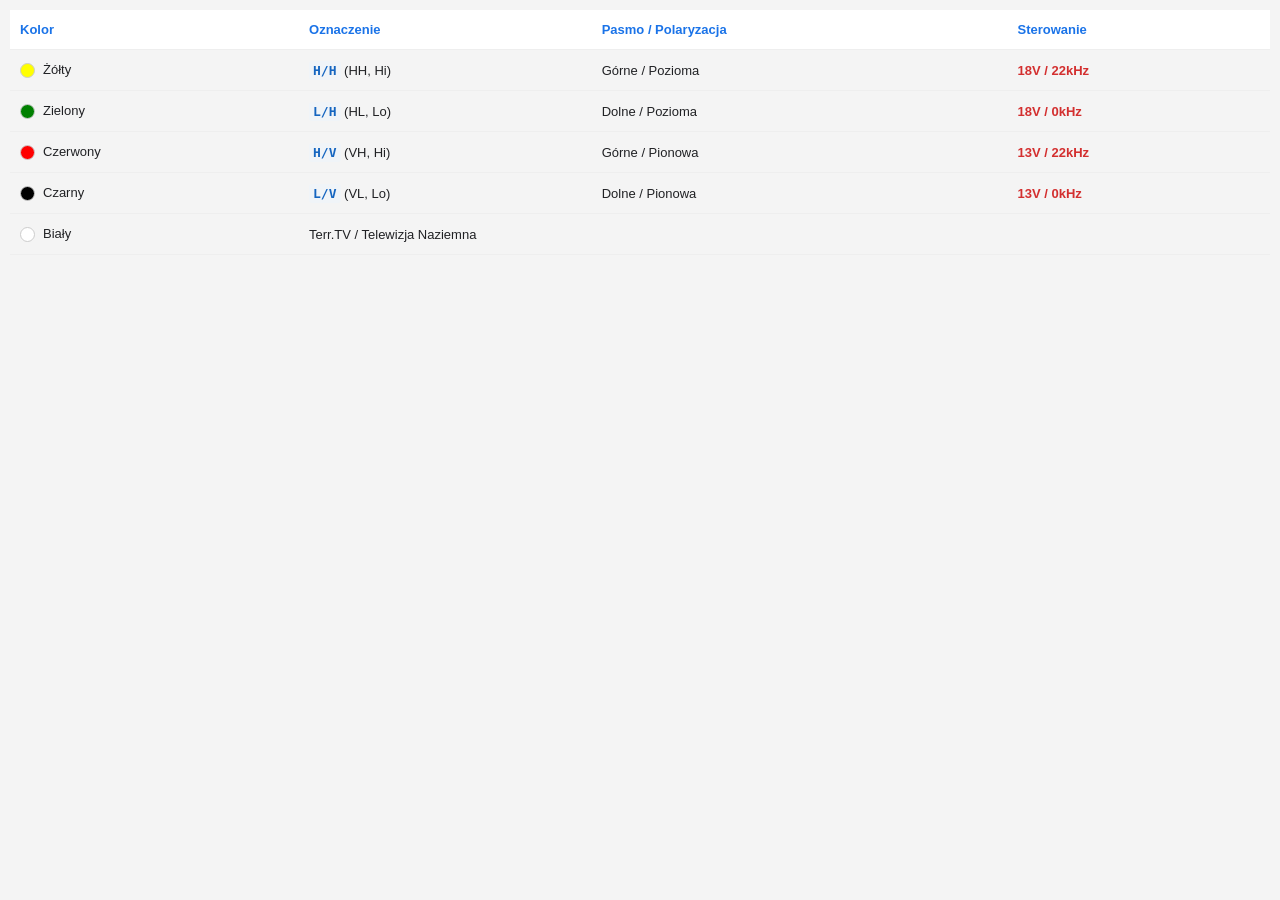
<file: tools-src/docs/kolorySat.html>
<!DOCTYPE html>
<html>
<head>
    
<meta name="viewport" content="width=device-width, initial-scale=1.0">
<meta charset="UTF-8">
<link rel="stylesheet" href="../../style.css">
<style>
body {
        font-family: sans-serif;
        padding: 10px;
        margin: 0;
        background: var(--bg);
        color: var(--text);
    }
    
    .table-wrapper {
        overflow-x: auto;
        box-shadow: var(--tile-shadow);
        border-radius: 8px;
        background: var(--tile-bg);
        border: 1px solid var(--tile-border);
    }

    table {
        width: 100%;
        border-collapse: collapse;
        min-width: 450px;
    }

    th, td {
        padding: 12px 10px;
        text-align: left;
        border-bottom: 1px solid #eeeeee; /* Jasne linie oddzielające wiersze */
        font-size: 13px;
    }

    /* Styl nagłówka tabeli */
    thead tr {
        background: var(--tile-bg);
        color: #1a73e8;
    }

    /* Efekt "zebry" dla lepszej czytelności wierszy */
    tbody tr:nth-child(even) {
        background: var(--bg);
    }

    /* Kropka koloru kabla */
    .dot {
        height: 15px;
        width: 15px;
        border-radius: 50%;
        display: inline-block;
        vertical-align: middle;
        margin-right: 8px;
        border: 1px solid #ccc; /* Obramowanie kropki, by biała była widoczna */
    }

    /* Klasy kolorów kabli multiswitcha */
    .bg-yellow { background-color: #ffff00; }
    .bg-green  { background-color: #008000; }
    .bg-red    { background-color: #ff0000; }
    .bg-black  { background-color: #000000; }
    .bg-white  { background-color: #ffffff; }

    /* Styl skrótów oznaczeń (np. H/H) */
    .tag {
        font-family: monospace;
        background: #f0f4f8; /* Jasnoniebieskie tło taga */
        padding: 2px 4px;
        border-radius: 3px;
        color: #1565c0; /* Ciemnoniebieski tekst taga */
        font-weight: bold;
    }

    /* Styl napięcia i sygnału (np. 18V / 22kHz) */
    .voltage {
        color: #d32f2f; /* Ciemniejszy czerwony dla czytelności na białym */
        font-weight: bold;
    }
</style>
<script>
// Motyw: kopiuj ustawienie z localStorage lub systemu
function applyTheme() {
    let theme = localStorage.getItem('theme');
    if (!theme) {
        theme = window.matchMedia('(prefers-color-scheme: dark)').matches ? 'dark' : 'light';
    }
    document.documentElement.setAttribute('data-theme', theme);
}
applyTheme();
</script>
</head>
<body>


    <table>
        <thead>
            <tr>
                <th>Kolor</th>
                <th>Oznaczenie</th>
                <th>Pasmo / Polaryzacja</th>
                <th>Sterowanie</th>
            </tr>
        </thead>
        <tbody>
            <tr>
                <td><span class="dot bg-yellow"></span>Żółty</td>
                <td><span class="tag">H/H</span> (HH, Hi)</td>
                <td>Górne / Pozioma</td>
                <td><span class="voltage">18V / 22kHz</span></td>
            </tr>
            <tr>
                <td><span class="dot bg-green"></span>Zielony</td>
                <td><span class="tag">L/H</span> (HL, Lo)</td>
                <td>Dolne / Pozioma</td>
                <td><span class="voltage">18V / 0kHz</span></td>
            </tr>
            <tr>
                <td><span class="dot bg-red"></span>Czerwony</td>
                <td><span class="tag">H/V</span> (VH, Hi)</td>
                <td>Górne / Pionowa</td>
                <td><span class="voltage">13V / 22kHz</span></td>
            </tr>
            <tr>
                <td><span class="dot bg-black"></span>Czarny</td>
                <td><span class="tag">L/V</span> (VL, Lo)</td>
                <td>Dolne / Pionowa</td>
                <td><span class="voltage">13V / 0kHz</span></td>
            </tr>
            <tr>
                <td><span class="dot bg-white"></span>Biały</td>
                <td colspan="3">Terr.TV / Telewizja Naziemna</td>
            </tr>
        </tbody>
    </table>


</body>
</html>
</file>
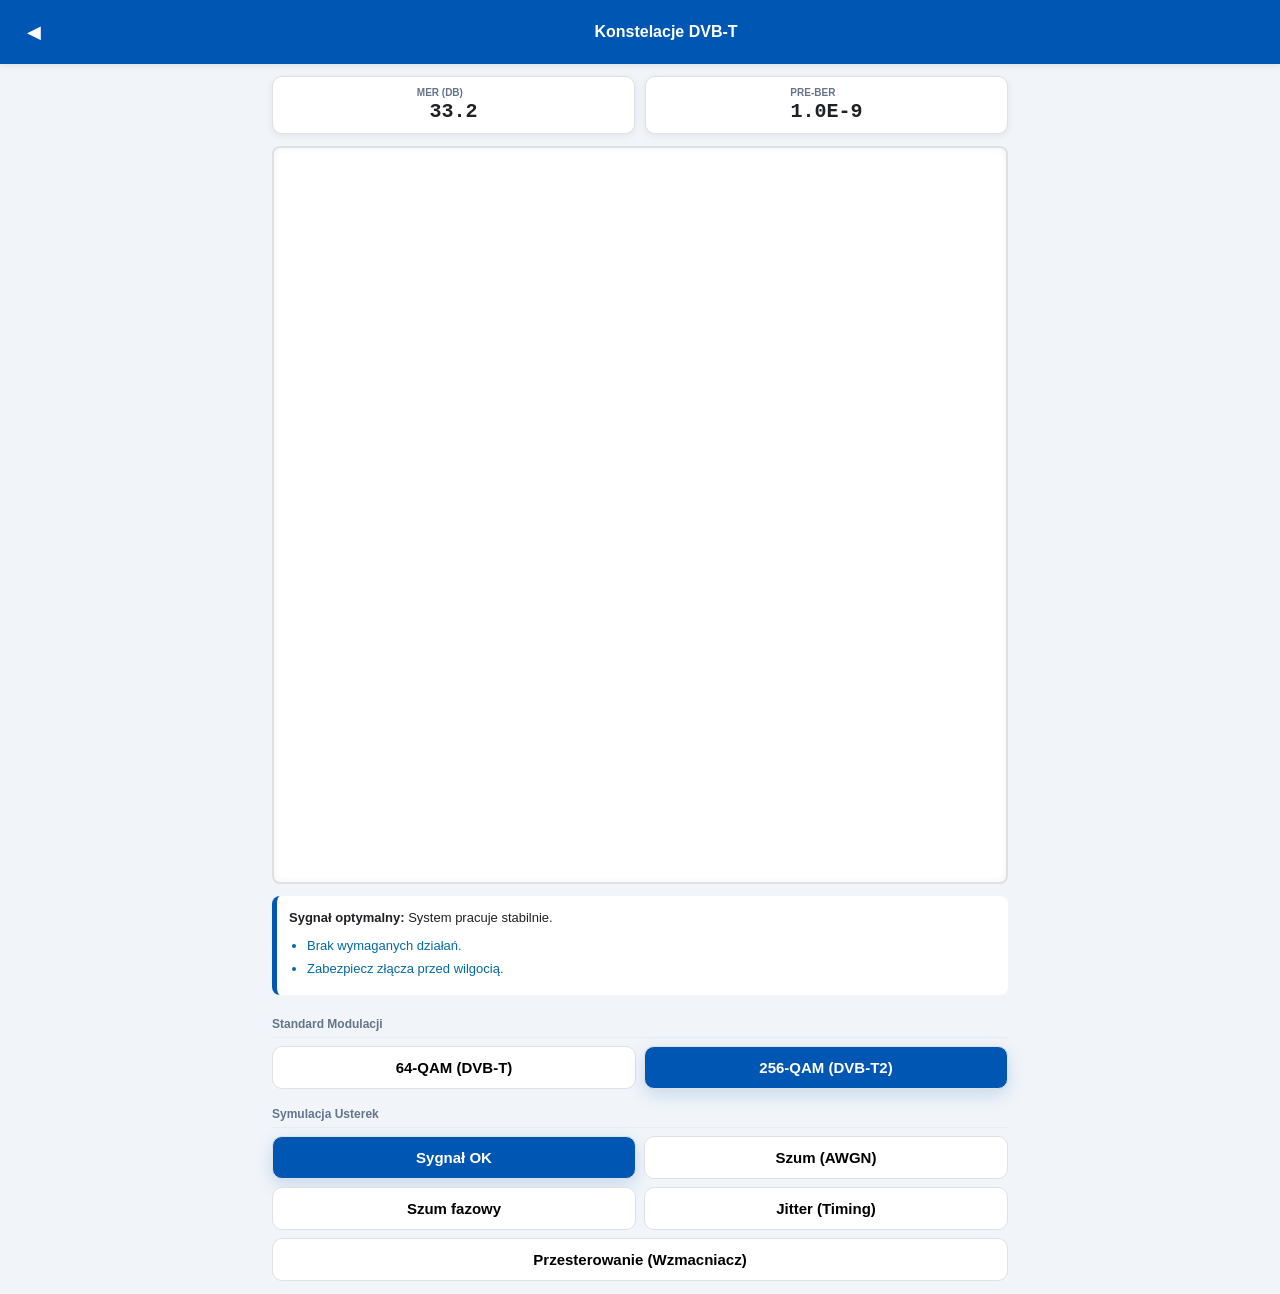
<file: tools-src/docs/KonstelacjaDVbt2.html>
<!DOCTYPE html>
<html lang="pl">
<head>

    <meta charset="UTF-8">
    <meta name="viewport" content="width=device-width, initial-scale=1.0">
    <title>DVB-T2 Pro Diagnostic Tool</title>
    <link rel="stylesheet" href="../../style.css">
    <style>
        :root { --bg: #f1f5f9; --brand: #0056b3; --border: #cbd5e1; --accent: #e0f2fe; }
        body { background: var(--bg); color: var(--text, #1e293b); font-family: -apple-system, sans-serif; margin: 0; -webkit-font-smoothing:antialiased; }

        /* Full-width sticky header for PWA */
        .ks-header { width:100%; position:sticky; top:0; z-index:20; display:flex; align-items:center; gap:12px; padding:12px 14px; box-sizing:border-box; background:var(--brand); color:#fff; box-shadow:0 2px 6px rgba(0,0,0,0.08); }
        .ks-back { background:none; border:none; color:inherit; font-size:1.1rem; padding:6px; border-radius:8px; cursor:pointer; display:flex; align-items:center; justify-content:center; width:40px; height:40px; }
        .ks-title { flex:1; text-align:center; margin:0; font-size:1rem; font-weight:700; }

        .container { max-width: 760px; width: 100%; margin:0 auto; padding:12px; box-sizing:border-box; }
        h2 { font-size: 1.1rem; color: var(--brand); text-align: center; margin: 10px 0; }

        .metrics { display: flex; gap: 10px; margin-bottom: 12px; }
        .card { flex: 1; background: var(--tile-bg, #fff); padding: 10px; border-radius: 10px; text-align: center; border: 1px solid var(--tile-border, var(--border)); box-shadow: var(--tile-shadow, 0 2px 4px rgba(0,0,0,0.05)); }
        .label { font-size: 10px; color: #64748b; font-weight: bold; text-transform: uppercase; }
        .val { font-size: 20px; font-weight: 800; font-family: monospace; margin-top: 2px; }

        .monitor-frame { background: var(--tile-bg, #fff); border: 2px solid var(--tile-border, #475569); border-radius: 8px; padding: 5px; box-shadow: inset 0 0 10px rgba(0,0,0,0.05); }
        canvas { display: block; width: 100%; height: auto; background: var(--tile-bg, #fff); border-radius:6px; }

        #diag-panel { margin: 12px 0; padding: 12px; border-radius: 8px; background: var(--tile-bg, var(--accent)); border-left: 5px solid var(--brand); font-size: 13px; line-height: 1.5; }
        .action-list { margin-top: 8px; padding-left: 18px; color: #0369a1; font-weight: 500; }
        .action-list li { margin-bottom: 4px; }

        /* Mobile-friendly controls */
        .controls { display: grid; grid-template-columns: 1fr 1fr; gap: 8px; width: 100%; }
        .controls .header { grid-column: span 2; font-size: 12px; color: #64748b; margin-top: 10px; font-weight: 700; border-bottom: 1px solid #e6eef8; padding-bottom:6px }
        .controls button { appearance:none; -webkit-appearance:none; padding: 12px; font-size: 15px; border-radius: 10px; border: 1px solid var(--tile-border, var(--border)); background:var(--tile-bg, #fff); font-weight:700; cursor:pointer; }
        .controls button.active { background: var(--brand); color:#fff; box-shadow: 0 6px 18px rgba(0,86,179,0.18); }
        .controls button:focus { outline:3px solid rgba(0,86,179,0.12); outline-offset:2px }
    </style>
    <script>
    // Motyw: kopiuj ustawienie z localStorage lub systemu
    function applyTheme() {
        let theme = localStorage.getItem('theme');
        if (!theme) {
            theme = window.matchMedia('(prefers-color-scheme: dark)').matches ? 'dark' : 'light';
        }
        document.documentElement.setAttribute('data-theme', theme);
    }
    applyTheme();
    </script>
</head>
<body>
<header class="ks-header">
    <button class="ks-back" aria-label="Wstecz" onclick="window.location.replace('../bibliotekaDVBT.html')">◀</button>
    <h1 class="ks-title">Konstelacje DVB-T</h1>
</header>
<div class="container">
  
    <div class="metrics">
        <div class="card"><div class="label">MER (dB)</div><div id="merVal" class="val">--</div></div>
        <div class="card"><div class="label">Pre-BER</div><div id="berVal" class="val">--</div></div>
    </div>

    <div class="monitor-frame"><canvas id="const"></canvas></div>

    <div id="diag-panel">
        <div id="diag-title"><b>Status:</b> Czekam na dane...</div>
        <ul id="diag-actions" class="action-list"></ul>
    </div>

    <div class="controls">
        <div class="header">Standard Modulacji</div>
        <button data-group="mod" onclick="setMod(8, this)">64-QAM (DVB-T)</button>
        <button data-group="mod" onclick="setMod(16, this)" class="active">256-QAM (DVB-T2)</button>

        <div class="header">Symulacja Usterek</div>
        <button data-group="err" onclick="setError('none', this)" class="active">Sygnał OK</button>
        <button data-group="err" onclick="setError('noise', this)">Szum (AWGN)</button>
        <button data-group="err" onclick="setError('phase', this)">Szum fazowy</button>
        <button data-group="err" onclick="setError('jitter', this)">Jitter (Timing)</button>
        <button data-group="err" onclick="setError('comp', this)" style="grid-column: span 2">Przesterowanie (Wzmacniacz)</button>
    </div>
</div>

<script>
    (function(){
        const canvas = document.getElementById('const');
        const ctx = canvas.getContext('2d');
        let pointsPerRow = 16, errorType = 'none', frameCount = 0;
        const maxFrames = 8;
        let dpr = window.devicePixelRatio || 1;
        let displaySize = 400;

        function resizeCanvas(){
            dpr = window.devicePixelRatio || 1;
            const frame = document.querySelector('.monitor-frame');
            const maxWidth = frame ? (frame.clientWidth) : window.innerWidth;
            // leave small padding so borders don't clip drawing
            const available = Math.max(160, maxWidth - 8);
            displaySize = Math.max(220, Math.min(available, 760));
            canvas.style.width = displaySize + 'px';
            canvas.style.height = displaySize + 'px';
            canvas.width = Math.floor(displaySize * dpr);
            canvas.height = Math.floor(displaySize * dpr);
            ctx.setTransform(dpr, 0, 0, dpr, 0, 0);
        }

        window.addEventListener('resize', resizeCanvas);
        window.addEventListener('orientationchange', () => setTimeout(resizeCanvas, 200));
        resizeCanvas();

        function setMod(n, btn) { pointsPerRow = n; updateButtons(btn, 'mod'); resetCycle(); }
        function setError(type, btn) { errorType = type; updateButtons(btn, 'err'); }
        function updateButtons(activeBtn, group) {
            const btns = document.querySelectorAll('.controls button[data-group]');
            btns.forEach(b => {
                if (b.getAttribute('data-group') === group) b.classList.remove('active');
            });
            if (activeBtn) activeBtn.classList.add('active');
        }
        // expose for inline onclick handlers
        window.setMod = setMod;
        window.setError = setError;

        function resetCycle() { frameCount = 0; ctx.clearRect(0, 0, displaySize, displaySize); drawGrid(); }
        function drawGrid() {
            const size = displaySize;
            ctx.clearRect(0,0,size,size);
            ctx.strokeStyle = '#f1f5f9'; ctx.lineWidth = 1; ctx.beginPath();
            const stepGrid = Math.max(40, Math.round(size/10));
            for(let i=0; i<=size; i+=stepGrid) { ctx.moveTo(i,0); ctx.lineTo(i,size); ctx.moveTo(0,i); ctx.lineTo(size,i); }
            ctx.stroke();
            ctx.strokeStyle = '#94a3b8'; ctx.lineWidth = 1.5; ctx.beginPath();
            ctx.moveTo(size/2,0); ctx.lineTo(size/2,size); ctx.moveTo(0,size/2); ctx.lineTo(size,size/2); ctx.stroke();
        }

        function draw() {
            frameCount++;
            if (frameCount > maxFrames) resetCycle();

            let targetMER = (errorType === 'none' ? 32.8 : 20.5) + (Math.random()*0.4);
            document.getElementById('merVal').innerText = targetMER.toFixed(1);
            document.getElementById('berVal').innerText = errorType === 'none' ? "1.0E-9" : "3.8E-4";

            const margin = Math.round(displaySize * 0.12), step = (displaySize - margin * 2) / (pointsPerRow - 1);
            ctx.fillStyle = '#0056b3';

            for (let i = 0; i < pointsPerRow; i++) {
                for (let j = 0; j < pointsPerRow; j++) {
                    let px = margin + i * step, py = margin + j * step;
                    for (let k = 0; k < 3; k++) {
                        let dx = 0, dy = 0;
                        if (errorType === 'noise') {
                            dx = (Math.random()-0.5) * 40; dy = (Math.random()-0.5) * 40;
                        } else if (errorType === 'phase') {
                            let angle = (Math.random()-0.5) * 0.12; 
                            let rX = px - displaySize/2, rY = py - displaySize/2;
                            dx = rX * Math.cos(angle) - rY * Math.sin(angle) - rX;
                            dy = rX * Math.sin(angle) + rY * Math.cos(angle) - rY;
                        } else if (errorType === 'jitter') {
                            dx = (Math.random()-0.5) * 35; dy = (Math.random()-0.5) * 6; 
                        } else if (errorType === 'comp') {
                            dx = (displaySize/2 - px) * 0.15; dy = (displaySize/2 - py) * 0.15;
                        } else {
                            dx = (Math.random()-0.5) * 2; dy = (Math.random()-0.5) * 2;
                        }
                        ctx.globalAlpha = 0.5;
                        ctx.beginPath(); ctx.arc(px + dx, py + dy, Math.max(1, displaySize/420), 0, Math.PI * 2); ctx.fill();
                    }
                }
            }
            updateDiagnostics();
            setTimeout(draw, 500);
        }

        function updateDiagnostics() {
            const title = document.getElementById('diag-title');
            const actions = document.getElementById('diag-actions');
            actions.innerHTML = "";

            const db = {
                none: {
                    t: "<b>Sygnał optymalny:</b> System pracuje stabilnie.",
                    a: ["Brak wymaganych działań.", "Zabezpiecz złącza przed wilgocią."]
                },
                noise: {
                    t: "<b>Szum (AWGN):</b> Słaby stosunek sygnału do szumu.",
                    a: ["Sprawdź nakierowanie anteny.", "Wymień stary kabel koncentryczny.", "Sprawdź, czy antena nie jest zasłonięta."]
                },
                phase: {
                    t: "<b>Szum fazowy:</b> Niestabilność częstotliwości.",
                    a: ["Wymień zasilacz antenowy na stabilizowany.", "Sprawdź luty w puszce anteny.", "W skrajnych przypadkach wymień tuner/TV."]
                },
                jitter: {
                    t: "<b>Jitter:</b> Problemy z synchronizacją czasową.",
                    a: ["Usuń zbędne rozgałęźniki sygnału.", "Sprawdź, czy kabel nie biegnie przy silnikach/pompach.", "Wymień odbiornik na model lepszej klasy."]
                },
                comp: {
                    t: "<b>Przesterowanie:</b> Sygnał przekracza zakres głowicy.",
                    a: ["Zmniejsz wzmocnienie na wzmacniaczu.", "Zastosuj tłumik antenowy (np. -10dB).", "Zamień wzmacniacz na symetryzator."]
                }
            };

            title.innerHTML = db[errorType].t;
            db[errorType].a.forEach(text => {
                let li = document.createElement('li');
                li.innerText = text;
                actions.appendChild(li);
            });
        }

        // start
        drawGrid(); draw();
    })();
</script>
</body>
</html>
</file>
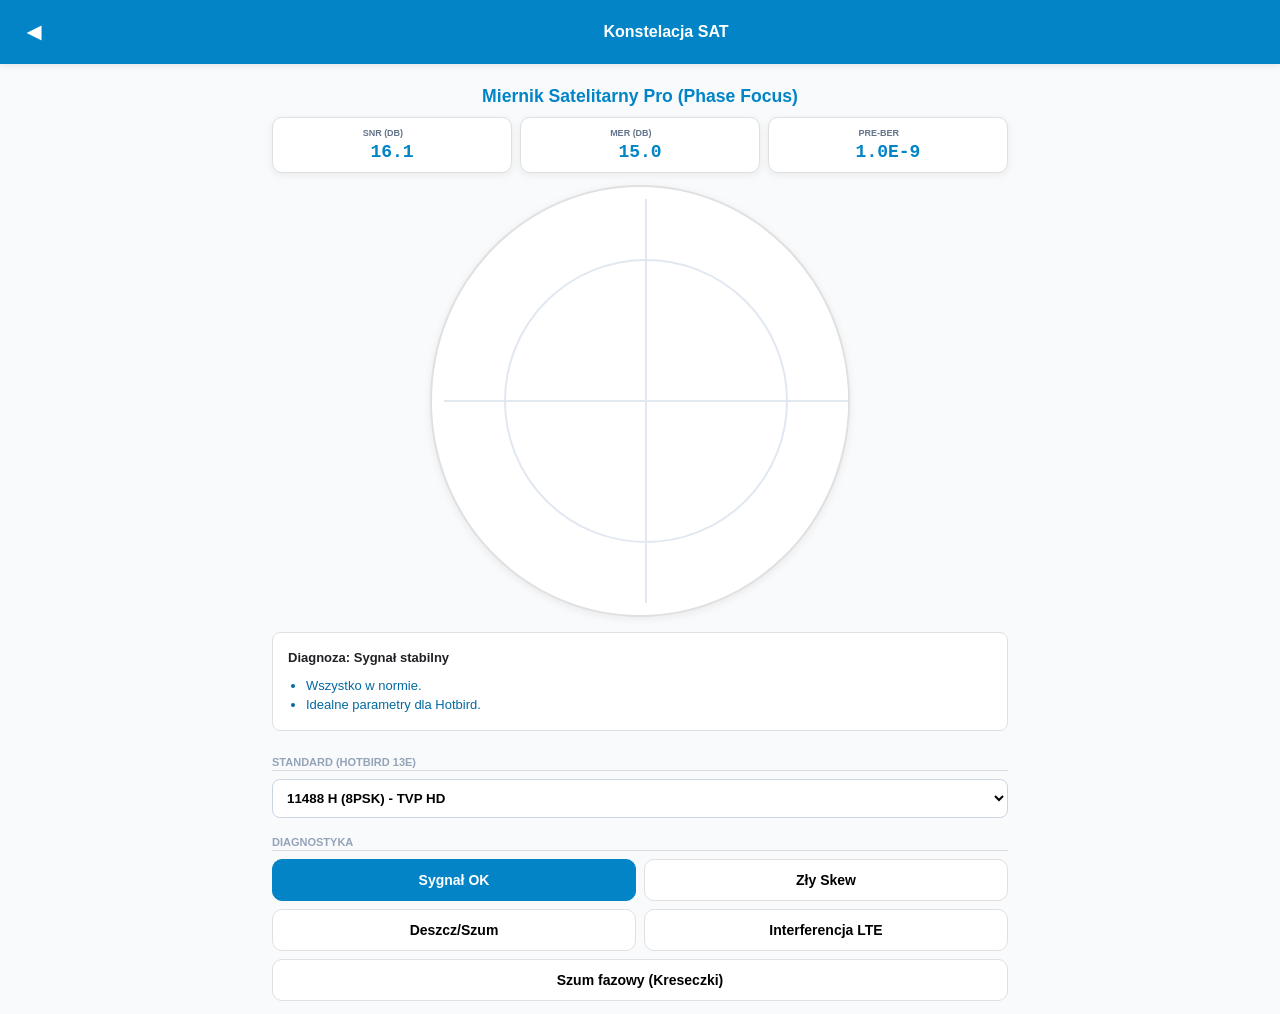
<file: tools-src/docs/KonstelacjaSat.html>
<!DOCTYPE html>
<html lang="pl">
<head>
      
    <meta charset="UTF-8">
    <meta name="viewport" content="width=device-width, initial-scale=1.0">
    <title>DVB-S2 SAT Diagnostic - Phase Correction</title>
    <link rel="stylesheet" href="../../style.css">
    <style>
        :root { 
            --bg: #f8fafc; 
            --brand: #0284c7; 
            --border: #cbd5e1; 
            --panel: #ffffff;
            --accent: #f0f9ff;
            --lte: #e11d48;
        }
        body { background: var(--bg); color: var(--text, #1e293b); font-family: -apple-system, sans-serif; margin: 0; -webkit-font-smoothing:antialiased; }
        /* Full-width sticky header for PWA */
        .ks-header { width:100%; position:sticky; top:0; z-index:20; display:flex; align-items:center; gap:12px; padding:12px 14px; box-sizing:border-box; background:var(--brand); color:#fff; box-shadow:0 2px 6px rgba(0,0,0,0.08); }
        .ks-back { background:none; border:none; color:inherit; font-size:1.1rem; padding:6px; border-radius:8px; cursor:pointer; display:flex; align-items:center; justify-content:center; width:40px; height:40px; }
        .ks-title { flex:1; text-align:center; margin:0; font-size:1rem; font-weight:700; }
        .container { max-width: 760px; width: 100%; margin:0 auto; padding:12px; box-sizing:border-box; }
        h2 { font-size: 1.1rem; color: var(--brand); text-align: center; margin: 10px 0; }
        
        .metrics { display: grid; grid-template-columns: repeat(auto-fit, minmax(100px, 1fr)); gap: 8px; margin-bottom: 12px; }
        .card { background: var(--tile-bg, var(--panel)); padding: 10px 5px; border-radius: 10px; text-align: center; border: 1px solid var(--tile-border, var(--border)); box-shadow: var(--tile-shadow, 0 2px 4px rgba(0,0,0,0.05)); }
        .label { font-size: 9px; color: #64748b; font-weight: bold; text-transform: uppercase; }
        .val { font-size: 18px; font-weight: 800; font-family: monospace; margin-top: 4px; color: var(--brand); }

        .monitor-frame { background: var(--tile-bg, #fff); border: 2px solid var(--tile-border, #475569); border-radius: 50%; padding: 12px; width: calc(100% - 48px); max-width: 420px; margin: 0 auto; position: relative; box-shadow: var(--tile-shadow, 0 4px 12px rgba(0,0,0,0.1)); }
        canvas { display: block; width: 100%; height: auto; border-radius: 50%; background: var(--tile-bg, #fff); }

        #diag-panel { 
            margin: 15px 0; padding: 15px; border-radius: 8px; 
            background: var(--tile-bg, var(--accent)); border-left: 5px solid var(--brand); 
            font-size: 13px; line-height: 1.5; border: 1px solid var(--tile-border, var(--border));
        }
        .diag-title { font-weight: bold; margin-bottom: 5px; display: block; }
        .action-list { margin: 8px 0 0 0; padding-left: 18px; color: #0369a1; }
        .lte-warning { color: var(--lte); border-left-color: var(--lte) !important; background: #fff1f2 !important; }

        .controls { display: grid; grid-template-columns: 1fr 1fr; gap: 8px; width: 100%; }
        .header { grid-column: span 2; font-size: 11px; color: #94a3b8; margin-top: 10px; font-weight: bold; border-bottom: 1px solid #ddd; padding-bottom: 2px; text-transform: uppercase; }
        
        select { grid-column: span 2; padding: 10px; border-radius: 8px; border: 1px solid var(--border); background: white; font-weight: 600; }
        button { background: var(--tile-bg, white); border: 1px solid var(--tile-border, var(--border)); padding: 12px; cursor: pointer; border-radius: 10px; font-size: 14px; font-weight: 700; transition: 0.15s; touch-action: manipulation; }
        button.active { background: var(--brand); color: white; border-color: var(--brand); }
        button.lte-btn.active { background: var(--lte); border-color: var(--lte); }
    </style>
    <script>
    // Motyw: kopiuj ustawienie z localStorage lub systemu
    function applyTheme() {
        let theme = localStorage.getItem('theme');
        if (!theme) {
            theme = window.matchMedia('(prefers-color-scheme: dark)').matches ? 'dark' : 'light';
        }
        document.documentElement.setAttribute('data-theme', theme);
    }
    applyTheme();
    </script>
</head>
<body>

<header class="ks-header">
    <button class="ks-back" aria-label="Wstecz" onclick="window.location.replace('../bibliotekaSAT.html')">◀</button>
    <h1 class="ks-title">Konstelacja SAT</h1>
</header>

<div class="container">
    <h2>Miernik Satelitarny Pro (Phase Focus)</h2>

    <div class="metrics">
        <div class="card"><div class="label">SNR (dB)</div><div id="snrVal" class="val">--</div></div>
        <div class="card"><div class="label">MER (dB)</div><div id="merVal" class="val">--</div></div>
        <div class="card"><div class="label">Pre-BER</div><div id="berVal" class="val">--</div></div>
    </div>

    <div class="monitor-frame">
        <canvas id="const"></canvas>
    </div>

    <div id="diag-panel">
        <span id="diag-title" class="diag-title">Gotowy do pomiaru...</span>
        <ul id="diag-actions" class="action-list"></ul>
    </div>

    <div class="controls">
        <div class="header">Standard (Hotbird 13E)</div>
        <select id="tpSelect" onchange="changeTP()">
            <option value="8PSK" selected>11488 H (8PSK) - TVP HD</option>
            <option value="QPSK">10719 V (QPSK) - SD Channels</option>
        </select>

        <div class="header">Diagnostyka</div>
        <button onclick="setError('none', this)" class="active">Sygnał OK</button>
        <button onclick="setError('skew', this)">Zły Skew</button>
        <button onclick="setError('noise', this)">Deszcz/Szum</button>
        <button onclick="setError('lte', this)" class="lte-btn">Interferencja LTE</button>
        <button onclick="setError('phase', this)" style="grid-column: span 2">Szum fazowy (Kreseczki)</button>
    </div>
</div>

<script>
    const canvas = document.getElementById('const');
    const ctx = canvas.getContext('2d');
    let modType = '8PSK', errorType = 'none', frameCount = 0;
    const maxFrames = 8;
    let dpr = window.devicePixelRatio || 1;
    let displaySize = 360; // CSS pixels

    function resizeCanvas(){
        dpr = window.devicePixelRatio || 1;
        const frame = document.querySelector('.monitor-frame');
        const maxWidth = frame ? frame.clientWidth : window.innerWidth - 24;
        const available = Math.max(160, maxWidth - 12);
        displaySize = Math.min(available, 420);
        canvas.style.width = displaySize + 'px';
        canvas.style.height = displaySize + 'px';
        canvas.width = Math.floor(displaySize * dpr);
        canvas.height = Math.floor(displaySize * dpr);
        ctx.setTransform(dpr, 0, 0, dpr, 0, 0);
        resetCycle();
    }
    window.addEventListener('resize', resizeCanvas);
    window.addEventListener('orientationchange', () => setTimeout(resizeCanvas, 200));
    resizeCanvas();

    function changeTP() { modType = document.getElementById('tpSelect').value; resetCycle(); }
    function setError(type, btn) { errorType = type; updateButtons(btn); }

    function updateButtons(activeBtn) {
        const btns = document.querySelectorAll('.controls button');
        btns.forEach(b => b.classList.remove('active'));
        activeBtn.classList.add('active');
        const panel = document.getElementById('diag-panel');
        if(errorType === 'lte') panel.classList.add('lte-warning'); else panel.classList.remove('lte-warning');
    }

    function resetCycle() { frameCount = 0; ctx.clearRect(0, 0, displaySize, displaySize); drawGrid(); }

    function drawGrid() {
        const center = displaySize / 2;
        const radius = Math.round(displaySize * 0.35);
        ctx.strokeStyle = '#e2e8f0'; ctx.lineWidth = Math.max(1, displaySize/200);
        ctx.beginPath(); ctx.arc(center, center, radius, 0, Math.PI * 2); ctx.stroke();
        ctx.beginPath(); ctx.moveTo(center, center - radius - Math.round(displaySize*0.15)); ctx.lineTo(center, center + radius + Math.round(displaySize*0.15)); ctx.moveTo(center - radius - Math.round(displaySize*0.15), center); ctx.lineTo(center + radius + Math.round(displaySize*0.15), center); ctx.stroke();
    }

    function draw() {
        frameCount++;
        if (frameCount > maxFrames) resetCycle();

        let baseVal = (errorType === 'none' ? 14.8 : (errorType === 'lte' ? 7.5 : 9.8)) + (Math.random()*0.3);
        document.getElementById('snrVal').innerText = (baseVal + 1.1).toFixed(1);
        document.getElementById('merVal').innerText = baseVal.toFixed(1);
        document.getElementById('berVal').innerText = errorType === 'none' ? "1.0E-9" : (errorType === 'lte' ? "5.4E-2" : "2.8E-3");

        const center = displaySize / 2;
        const radius = Math.round(displaySize * 0.35);
        ctx.fillStyle = errorType === 'lte' ? '#e11d48' : '#0284c7';
        let points = modType === 'QPSK' ? 4 : 8;

        for (let i = 0; i < points; i++) {
            let angle = (i * (2 * Math.PI / points)) + (modType === 'QPSK' ? Math.PI/4 : 0);

            for (let k = 0; k < 6; k++) {
                let cAngle = angle, cRadius = radius;
                let spread = (16 - baseVal);

                if (errorType === 'noise') {
                    cAngle += (Math.random()-0.5) * (spread * 0.08);
                    cRadius += (Math.random()-0.5) * (spread * (radius/12));
                } else if (errorType === 'lte') {
                    cAngle += (Math.random()-0.5) * 0.3;
                    cRadius += (Math.random()-0.5) * (radius * 0.28);
                } else if (errorType === 'skew') {
                    cAngle += 0.35 + (Math.random()-0.5) * 0.04;
                } else if (errorType === 'phase') {
                    cAngle += (Math.random()-0.5) * (spread * 0.09);
                } else {
                    cAngle += (Math.random()-0.5) * 0.02; cRadius += (Math.random()-0.5) * (radius * 0.03);
                }

                let x = center + cRadius * Math.cos(cAngle);
                let y = center + cRadius * Math.sin(cAngle);
                ctx.globalAlpha = 0.5;
                ctx.beginPath(); ctx.arc(x, y, Math.max(1, displaySize/200), 0, Math.PI * 2); ctx.fill();
            }
        }
        updateDiagnostics();
        setTimeout(draw, 500);
    }

    function updateDiagnostics() {
        const title = document.getElementById('diag-title');
        const actions = document.getElementById('diag-actions');
        actions.innerHTML = "";
        const db = {
            none: { t: "Sygnał stabilny", a: ["Wszystko w normie.", "Idealne parametry dla Hotbird."] },
            skew: { t: "Błąd SKEW (Skręcenie)", a: ["Obróć konwerter w obejmie.", "Szukaj najwyższego MER."] },
            noise: { t: "Deszcz / Zły wymiar", a: ["Sprawdź czy antena nie jest za mała.", "Możliwe zachmurzenie lub deszcz."] },
            phase: { t: "Szum fazowy (Phase)", a: ["Wymień konwerter LNB.", "Sprawdź zasilanie multiswitcha."] },
            lte: { t: "ZAKŁÓCENIA LTE / 5G", a: ["Wymień kabel na klasę 'A'.", "Zastosuj złącza kompresyjne."] }
        };
        title.innerHTML = "<b>Diagnoza:</b> " + db[errorType].t;
        db[errorType].a.forEach(text => {
            let li = document.createElement('li'); li.innerText = text; actions.appendChild(li);
        });
    }
    // initial draw
    drawGrid(); draw();
</script>
</body>
</html>
</file>
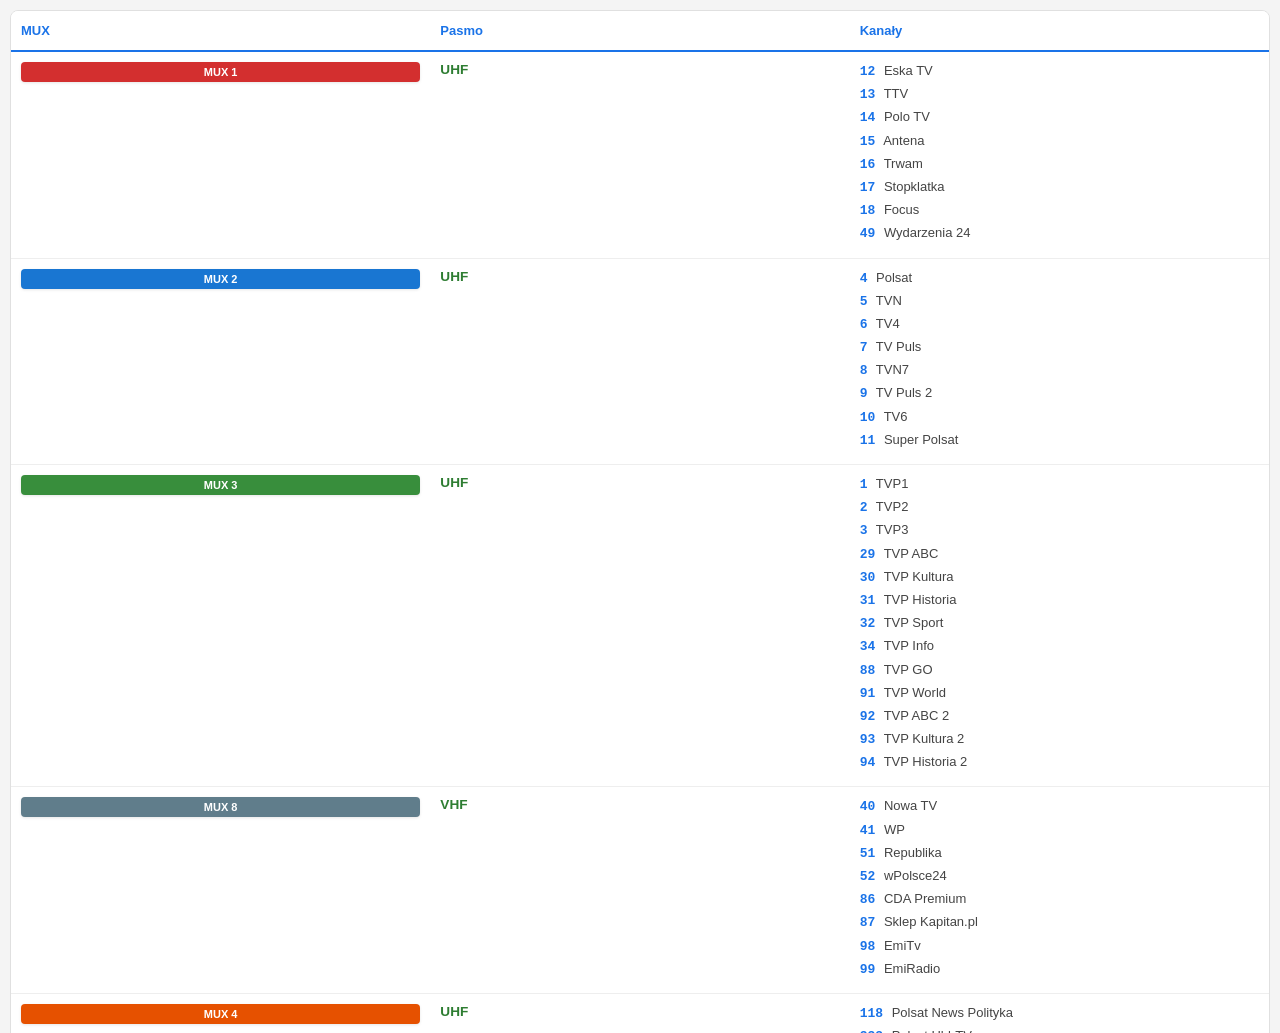
<file: tools-src/docs/muxy.html>
<!DOCTYPE html>
<html lang="pl">
<head>
    <meta charset="UTF-8">
    <meta name="viewport" content="width=device-width, initial-scale=1.0">
    <link rel="stylesheet" href="../../style.css">
    <style>
        * { box-sizing: border-box; }
body {
    background-color: var(--bg, #ffffff); /* Motywowane tło */
    color: var(--text, #333333);
    font-family: -apple-system, sans-serif;
    margin: 0;
    padding: 10px;
}

.wrapper {
    width: 100%;
    border: 1px solid var(--tile-border, #e0e0e0);
    border-radius: 8px;
    background-color: var(--tile-bg, #ffffff);
    overflow: hidden;
}

table {
    width: 100%;
    border-collapse: collapse;
    table-layout: fixed;
}

thead th {
    background-color: var(--tile-bg, #f5f5f5);
    color: #1a73e8; /* Niebieski akcent zgodny z apką */
    padding: 12px 10px;
    text-align: left;
    font-size: 13px;
    border-bottom: 2px solid #1a73e8;
}

td {
    padding: 10px;
    font-size: 13px;
    border-bottom: 1px solid #eeeeee;
    vertical-align: top;
}

tr:nth-child(even) { background-color: var(--tile-bg, #fafafa); }

/* Lista kanałów LCN */
.lcn-item {
    display: block; 
    margin-bottom: 4px;
    line-height: 1.4;
    color: #444;
}

.lcn-num {
    color: #1a73e8; /* Niebieskie numery LCN */
    font-weight: bold;
    font-family: monospace;
    margin-right: 5px;
}

/* Etykiety MUX - zachowujemy kolory, ale dopasowujemy do jasnego tła */
.mux-label {
    display: block;
    padding: 4px 8px;
    border-radius: 4px;
    font-weight: bold;
    font-size: 11px;
    color: #FFF;
    text-align: center;
    margin-bottom: 5px;
    box-shadow: 0 1px 3px rgba(0,0,0,0.1);
}

.m1 { background-color: #D32F2F; } /* Czerwony */
.m2 { background-color: #1976D2; } /* Niebieski */
.m3 { background-color: #388E3C; } /* Zielony */
.m6 { background-color: #F57C00; } /* Pomarańczowy */
.m8 { background-color: #607D8B; } /* Szary/Niebieski */
.m4 { background-color: #E65100; } /* Ciemny pomarańcz */

.band-txt {
    font-weight: bold;
    color: #2e7d32; /* Ciemniejsza zieleń dla lepszego kontrastu */
    display: block;
    font-size: 0.85rem;
}
        </style>
        <script>
        // Motyw: kopiuj ustawienie z localStorage lub systemu
        function applyTheme() {
            let theme = localStorage.getItem('theme');
            if (!theme) {
                theme = window.matchMedia('(prefers-color-scheme: dark)').matches ? 'dark' : 'light';
            }
            document.documentElement.setAttribute('data-theme', theme);
        }
        applyTheme();
        </script>
</head>
<body>

<div class="wrapper">
    <table>
        <thead>
            <tr>
                <th>MUX</th>
                <th>Pasmo</th>
                <th>Kanały</th>
            </tr>
        </thead>
        <tbody>
            <tr>
                <td><span class="mux-label m1">MUX 1</span></td>
                <td><span class="band-txt">UHF</span></td>
                <td>
                    <span class="lcn-item"><span class="lcn-num">12</span> Eska TV</span>
                    <span class="lcn-item"><span class="lcn-num">13</span> TTV</span>
                    <span class="lcn-item"><span class="lcn-num">14</span> Polo TV</span>
                    <span class="lcn-item"><span class="lcn-num">15</span> Antena</span>
                    <span class="lcn-item"><span class="lcn-num">16</span> Trwam</span>
                    <span class="lcn-item"><span class="lcn-num">17</span> Stopklatka</span>
                    <span class="lcn-item"><span class="lcn-num">18</span> Focus</span>
                    <span class="lcn-item"><span class="lcn-num">49</span> Wydarzenia 24</span>
                   
                </td>
            </tr>
            <tr>
                <td><span class="mux-label m2">MUX 2</span></td>
                <td><span class="band-txt">UHF</span></td>
                <td>
                    <span class="lcn-item"><span class="lcn-num">4</span> Polsat</span>
                    <span class="lcn-item"><span class="lcn-num">5</span> TVN</span>
                    <span class="lcn-item"><span class="lcn-num">6</span> TV4</span>
                    <span class="lcn-item"><span class="lcn-num">7</span> TV Puls</span>
                    <span class="lcn-item"><span class="lcn-num">8</span> TVN7</span>
                    <span class="lcn-item"><span class="lcn-num">9</span> TV Puls 2</span>
                    <span class="lcn-item"><span class="lcn-num">10</span> TV6</span>
                    <span class="lcn-item"><span class="lcn-num">11</span> Super Polsat</span>
                </td>
            </tr>
            <tr>
                <td><span class="mux-label m3">MUX 3</span></td>
                <td><span class="band-txt">UHF</span></td>
                <td>
                    <span class="lcn-item"><span class="lcn-num">1</span> TVP1</span>
                    <span class="lcn-item"><span class="lcn-num">2</span> TVP2</span>
                    <span class="lcn-item"><span class="lcn-num">3</span> TVP3</span>
                    <span class="lcn-item"><span class="lcn-num">29</span> TVP ABC</span>
                    <span class="lcn-item"><span class="lcn-num">30</span> TVP Kultura</span>
                    <span class="lcn-item"><span class="lcn-num">31</span> TVP Historia</span>
                    <span class="lcn-item"><span class="lcn-num">32</span> TVP Sport</span>
                    <span class="lcn-item"><span class="lcn-num">34</span> TVP Info</span>
                    <span class="lcn-item"><span class="lcn-num">88</span> TVP GO </span>
                    <span class="lcn-item"><span class="lcn-num">91</span> TVP World </span>
                    <span class="lcn-item"><span class="lcn-num">92</span> TVP ABC 2 </span>
                    <span class="lcn-item"><span class="lcn-num">93</span> TVP Kultura 2 </span>
                    <span class="lcn-item"><span class="lcn-num">94</span> TVP Historia 2 </span>
                    
                </td>
            </tr>
            <tr>
                <td><span class="mux-label m8">MUX 8</span></td>
                <td><span class="band-txt">VHF</span></td>
                <td>
                    <span class="lcn-item"><span class="lcn-num">40</span> Nowa TV</span>
                    <span class="lcn-item"><span class="lcn-num">41</span> WP</span>
                    <span class="lcn-item"><span class="lcn-num">51</span> Republika </span>
                    <span class="lcn-item"><span class="lcn-num">52</span> wPolsce24 </span>
                    <span class="lcn-item"><span class="lcn-num">86</span> CDA Premium </span>
                    <span class="lcn-item"><span class="lcn-num">87</span> Sklep Kapitan.pl </span>
                    <span class="lcn-item"><span class="lcn-num">98</span> EmiTv </span>
                    <span class="lcn-item"><span class="lcn-num">99</span> EmiRadio </span>
                </td>
            </tr>
             <tr>
                <td><span class="mux-label m4">MUX 4</span></td>
                <td><span class="band-txt">UHF</span></td>
                <td>
                    <span class="lcn-item"><span class="lcn-num">118</span> Polsat News Polityka</span>
                    <span class="lcn-item"><span class="lcn-num">333</span> Polsat HbbTV </span>
                   
                </td>
            </tr>
        </tbody>
    </table>
</div>

</body>
</html>
</file>
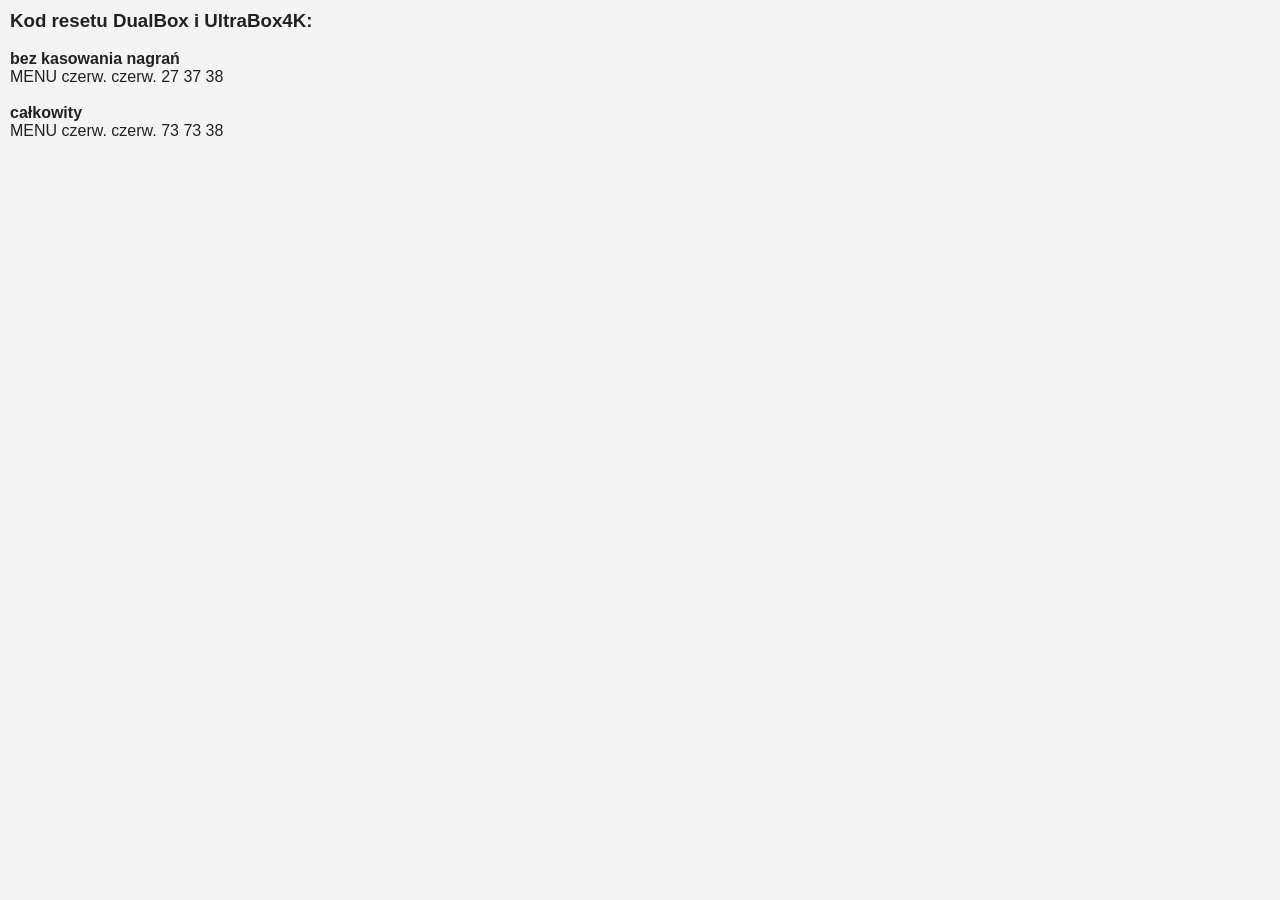
<file: tools-src/docs/NC_PLUS_RESET.html>
<!DOCTYPE html>
<html>
<head>
    
<meta name="viewport" content="width=device-width, initial-scale=1.0">
<meta charset="UTF-8">
<link rel="stylesheet" href="../../style.css">
<style>
body {
        font-family: sans-serif;
        padding: 10px;
        margin: 0;
        background: var(--bg);
        color: var(--text);
    }
    
    
</style>

</head>
<body>

<p></p><h3>Kod resetu DualBox i UltraBox4K:</h3></br>
<b>bez kasowania nagrań</b></br>
MENU czerw. czerw. 27 37 38</br></br>

<b>całkowity</b></br>
MENU czerw. czerw. 73 73 38</br></br>
</p>

</body>
</html>
</file>
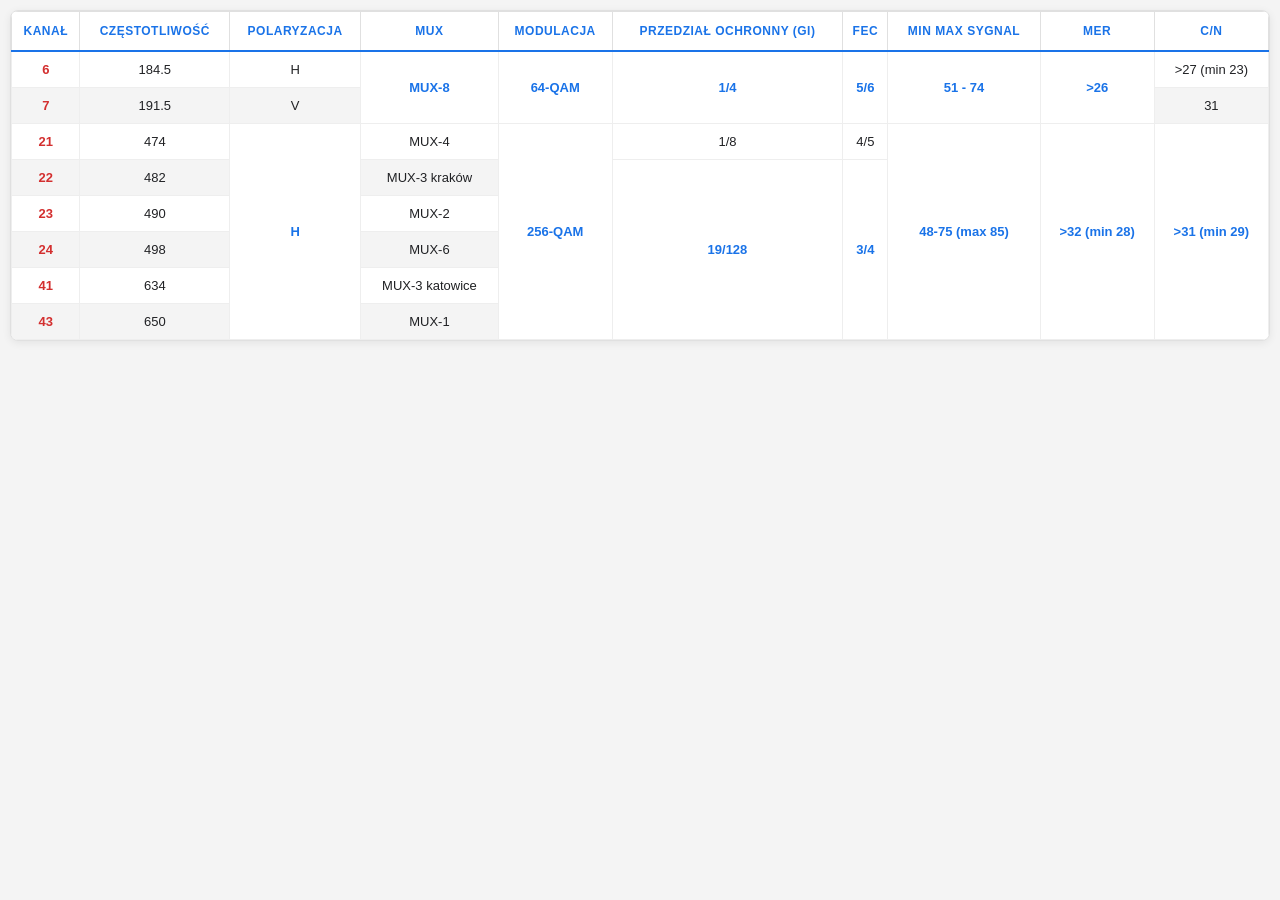
<file: tools-src/docs/Parametry-DVB-t.html>
<!DOCTYPE html>
<html>
<head>
    <meta charset="utf-8">
    <!-- WIDOK MOBILNY: Zapewnia skalowanie do szerokości ekranu telefonu -->
    <meta name="viewport" content="width=device-width, initial-scale=1.0, maximum-scale=1.0, user-scalable=no">
    <title>Parametry DVB-T2</title>
    <link rel="stylesheet" href="../../style.css">
    <style>
        body {
            background: var(--bg);
            font-family: 'Segoe UI', Arial, sans-serif;
            margin: 0;
            padding: 10px;
            color: var(--text);
        }

/* KONTENER TABELI Z PRZEWIJANIEM */
.table-container {
    overflow-x: auto;
    border-radius: 8px;
    background: var(--tile-bg);
    box-shadow: var(--tile-shadow);
    border: 1px solid var(--tile-border);
}
table {
    width: 100%;
    border-collapse: collapse;
    color: var(--text);
    min-width: 900px;
}

/* STYLE NAGŁÓWKÓW (TH) */
th {
    background: var(--tile-bg);
    color: #1a73e8;
    text-align: center;
    padding: 12px 5px;
    font-size: 12px;
    text-transform: uppercase;
    letter-spacing: 0.5px;
    border: 1px solid var(--tile-border);
    border-bottom: 2px solid #1a73e8;
    white-space: nowrap;
}

/* STYLE KOMÓREK DANYCH (TD) */
td {
    padding: 10px 8px;
    border: 1px solid #eeeeee;
    font-size: 13px;
    text-align: center;
    vertical-align: middle; 
    white-space: nowrap;
}

/* Styl dla wierszy parzystych - subtelne rozróżnienie */
tbody tr:nth-child(even) {
    background: var(--bg);
}

/* Wyróżnienie kluczowych wartości */
td:first-child {
    font-weight: bold;
    color: #d32f2f; /* Czerwony dla numeru kanału */
}

/* Wyróżnienie MUXów */
td[rowspan] {
    background-color: #ffffff;
    font-weight: bold;
    color: #1a73e8;
}
        </style>
        <script>
        // Motyw: kopiuj ustawienie z localStorage lub systemu
        function applyTheme() {
            let theme = localStorage.getItem('theme');
            if (!theme) {
                theme = window.matchMedia('(prefers-color-scheme: dark)').matches ? 'dark' : 'light';
            }
            document.documentElement.setAttribute('data-theme', theme);
        }
        applyTheme();
        </script>
</head>
<body>

<div class="table-container">
    <table>
        <thead>
            <!-- Nagłówki z obrazka -->
            <tr>
                <th>Kanał</th>
                <th>Częstotliwość</th>
                <th>Polaryzacja</th>
                <th>MUX</th>
                <th>Modulacja</th>
                <th>Przedział ochronny (GI)</th>
                <th>FEC</th>
                <th>Min max sygnal</th>
                <th>MER</th>
                <th>C/N</th>
            </tr>
        </thead>
        <tbody>
            <!-- Dane z obrazka, z poprawnymi rowspanami (połączonymi polami) -->
            <tr>
                <td>6</td>
                <td>184.5</td>
                <td>H</td>
                <td rowspan="2">MUX-8</td>
                <td rowspan="2">64-QAM</td>
                <td rowspan="2">1/4</td>
                <td rowspan="2">5/6</td>
                <td rowspan="2">51 - 74</td>
                <td rowspan="2">&gt;26</td>
                <td>&gt;27 (min 23)</td>
            </tr>
            <tr>
                <td>7</td>
                <td>191.5</td>
                <td style="border-left: none;">V</td>
                <td>31</td>
            </tr>
            <tr>
                <td>21</td>
                <td>474</td>
                <td rowspan="6">H</td>
                <td>MUX-4</td>
                <td rowspan="6">256-QAM</td>
                <td>1/8</td>
                <td>4/5</td>
                <td rowspan="6">48-75 (max 85)</td>
                <td rowspan="6">&gt;32 (min 28)</td>
                <td rowspan="6">&gt;31 (min 29)</td>
            </tr>
            <tr>
                <td>22</td>
                <td>482</td>
                <td>MUX-3 kraków</td>
                <td rowspan="5">19/128</td>
                <td rowspan="5">3/4</td>
               
            </tr>
             <tr>
                <td>23</td>
                <td>490</td>
                <td>MUX-2</td>
           
            </tr>
            <tr>
                <td>24</td>
                <td>498</td>
                <td>MUX-6</td>
         
            </tr>
             <tr>
                <td>41</td>
                <td>634</td>
                <td>MUX-3 katowice</td>
            
            </tr>
             <tr>
                <td>43</td>
                <td>650</td>
                <td>MUX-1</td>
          
            </tr>
        </tbody>
    </table>
</div>

</body>
</html>
</file>
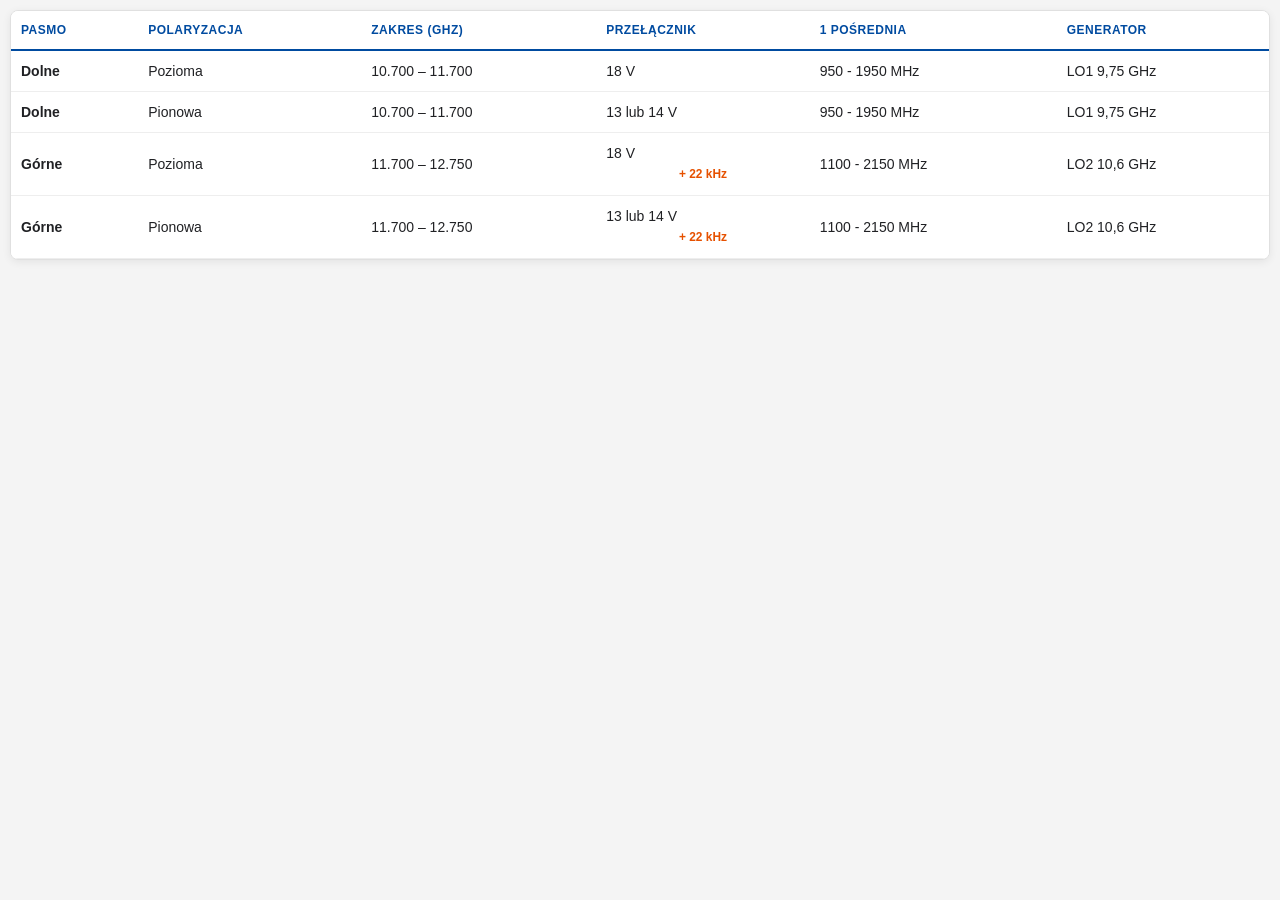
<file: tools-src/docs/ParametrySAT.html>
<!DOCTYPE html>
<html>
<head>
<meta name="viewport" content="width=device-width, initial-scale=1.0">
<meta charset="UTF-8">
<link rel="stylesheet" href="../../style.css">
<style>


    /* --- JASNY MOTYW DLA PARAMETRÓW SAT --- */
    body {
        font-family: sans-serif;
        padding: 10px;
        margin: 0;
        background-color: var(--bg); /* Motywowane tło strony */
        color: var(--text); /* Motywowany tekst główny */
    }
    
    /* Kontener tabeli z delikatnym cieniem */
    .table-wrapper {
        overflow-x: auto; /* Przewijanie na telefonach */
        box-shadow: var(--tile-shadow, 0 2px 5px rgba(0,0,0,0.1));
        border-radius: 8px;
        background-color: var(--tile-bg, #fff);
        border: 1px solid var(--tile-border, #e0e0e0);
    }

    table {
        width: 100%;
        border-collapse: collapse;
        min-width: 550px; /* Zapobiega ściskaniu kolumn */
    }

    th, td {
        padding: 12px 10px;
        text-align: left;
        border-bottom: 1px solid #eeeeee;
        font-size: 14px;
    }

    /* Styl nagłówka spójny z resztą apki */
    thead tr {
        background-color: var(--tile-bg, #f5f5f5);
        color: #004ba0; /* Ciemniejszy niebieski z nagłówka SAT */
        font-weight: bold;
        border-bottom: 2px solid #004ba0;
    }

    th {
        white-space: nowrap;
        text-transform: uppercase;
        font-size: 12px;
        letter-spacing: 0.5px;
    }

    /* Paski dla lepszej czytelności (jasna zebra) */
    tbody tr:nth-of-type(even) {
        background-color: var(--tile-bg, #fafafa);
    }
    
    /* Podświetlenie wiersza przy kliknięciu */
    tbody tr:active {
        background-color: #f0f4f8;
    }

    /* Wyróżnienie pierwszej kolumny (Pasmo) */
    td:first-child {
        font-weight: bold;
        color: var(--text);
    }
    
    /* Styl dla polaryzacji (Pozioma/Pionowa) */
    .pol-h { color: #1565c0; font-weight: bold; } /* Niebieski dla poziomej */
    .pol-v { color: #d32f2f; font-weight: bold; } /* Czerwony dla pionowej */

    /* Styl dla sygnału 22kHz */
    .tone {
        color: #e65100; /* Pomarańczowy/Rdzawy dla wyróżnienia */
        font-weight: bold;
        font-size: 0.85em;
        display: block;
        margin-top: 4px;
        background: var(--tile-bg, #fff3e0);
        padding: 2px 4px;
        border-radius: 4px;
        text-align: center;
    }
</style>
<script>
// Motyw: kopiuj ustawienie z localStorage lub systemu
function applyTheme() {
    let theme = localStorage.getItem('theme');
    if (!theme) {
        theme = window.matchMedia('(prefers-color-scheme: dark)').matches ? 'dark' : 'light';
    }
    document.documentElement.setAttribute('data-theme', theme);
}
applyTheme();
</script>
</head>
<body>

<div class="table-wrapper">
    <table>
        <thead>
            <tr>
                <th>Pasmo</th>
                <th>Polaryzacja</th>
                <th>Zakres (GHz)</th>
                <th>Przełącznik</th>
                <th>1 pośrednia</th>
                <th>Generator</th>
            </tr>
        </thead>
        <tbody>
            <tr>
                <td>Dolne</td>
                <td>Pozioma</td>
                <td>10.700 – 11.700</td>
                <td>18 V</td>
                <td>950 - 1950 MHz</td>
                <td>LO1 9,75 GHz</td>
            </tr>
            <tr>
                <td>Dolne</td>
                <td>Pionowa</td>
                <td>10.700 – 11.700</td>
                <td>13 lub 14 V</td>
                <td>950 - 1950 MHz</td>
                <td>LO1 9,75 GHz</td>
            </tr>
            <tr>
                <td>Górne</td>
                <td>Pozioma</td>
                <td>11.700 – 12.750</td>
                <td>18 V <span class="tone">+ 22 kHz</span></td>
                <td>1100 - 2150 MHz</td>
                <td>LO2 10,6 GHz</td>
            </tr>
            <tr>
                <td>Górne</td>
                <td>Pionowa</td>
                <td>11.700 – 12.750</td>
                <td>13 lub 14 V <span class="tone">+ 22 kHz</span></td>
                <td>1100 - 2150 MHz</td>
                <td>LO2 10,6 GHz</td>
            </tr>
        </tbody>
    </table>
</div>

</body>
</html>
</file>
<file: style.css>
/* Responsywność bannerów */
.banner-offline, .banner-error, .banner-ios {
        max-width: 100vw;
        box-sizing: border-box;
        font-size: 1rem;
        padding: 10px 8px;
        word-break: break-word;
        left: 0;
        right: 0;
}

@media (max-width: 400px) {
    .banner-offline, .banner-error, .banner-ios {
        font-size: 0.92rem;
        padding: 8px 4px;
    }
    .banner-ios button,
    .banner-error button {
        font-size: 0.92rem;
        padding: 4px 10px;
    }
}


:root {
    --bg: #f4f4f4;
    --text: #202124;
    --tile-bg: #fff;
    --tile-border: #e0e0e0;
    --tile-shadow: 0 2px 8px rgba(0,0,0,0.07);
    --primary-color: #1a73e8;
    --bg-color: #f8f9fa;
    --tile-color: #ffffff;
    --text-color: #202124;
}

* {
    box-sizing: border-box;
    margin: 0;
    padding: 0;
    font-family: 'Segoe UI', Roboto, sans-serif;
}


.tile {
    background: var(--tile-bg);
    border: 1px solid var(--tile-border);
    box-shadow: var(--tile-shadow);
    color: var(--text);
    transition: background 0.3s, color 0.3s, box-shadow 0.3s;
}



body {
    background-color: var(--bg-color);
    transition: background 0.3s, color 0.3s, box-shadow 0.3s;
    background: var(--bg) !important;
    color: var(--text) !important;
 
}

#app {
    display: flex;
    flex-direction: column;
    height: 100vh;
}

header {
    background: var(--primary-color);
    color: white;
    padding: 20px;
    text-align: center;
    font-weight: bold;
    box-shadow: 0 2px 5px rgba(0,0,0,0.1);
}

/* Magia siatki 2x2 */
.grid-container {
    display: grid;
    grid-template-columns: 1fr 1fr; /* Dwie równe kolumny */
    gap: 12px;
    padding: 12px;
    flex: 1;
    align-content: start; /* Kafelki zaczną się od góry */
}

.tile {
    background: var(--tile-color);
    border-radius: 10px;
    display: flex;
    flex-direction: column;
    justify-content: center;
    align-items: center;
    aspect-ratio: 2 / 1; /* Prostokąt poziomy, niższy kafelek */
    min-height: 60px;
    max-height: 90px;
    width: 100%;
    padding: 6px 0 4px 0;
    overflow: hidden;
    position: relative;
    box-shadow: 0 4px 6px rgba(0,0,0,0.05);
    border: 1px solid #e0e0e0;
    transition: transform 0.1s;
    cursor: pointer;
    opacity: 0;
    transform: translateY(30px) scale(0.98);
    animation: tileFadeIn 0.5s cubic-bezier(.4,1.4,.6,1) forwards;
}

.tile:nth-child(1) { animation-delay: 0.05s; }
.tile:nth-child(2) { animation-delay: 0.10s; }
.tile:nth-child(3) { animation-delay: 0.15s; }
.tile:nth-child(4) { animation-delay: 0.20s; }
.tile:nth-child(5) { animation-delay: 0.25s; }
.tile:nth-child(6) { animation-delay: 0.30s; }


@keyframes tileFadeIn {
    to {
        opacity: 1;
        transform: translateY(0) scale(1);
    }
}

/* Efekt hover na kafelkach */
.tile:hover {
    box-shadow: 0 8px 24px rgba(26,115,232,0.10), 0 1.5px 6px rgba(0,0,0,0.04);
    transform: scale(1.03);
    transition: box-shadow 0.2s, transform 0.2s;
    z-index: 2;
}

/* Animacja kliknięcia przycisku */
button:active {
    transform: scale(0.96);
    filter: brightness(0.95);
    transition: transform 0.08s, filter 0.08s;
}

/* Efekt naciśnięcia palcem */
.tile:active {
    transform: scale(0.95);
    background-color: #e8f0fe;
}

.icon {
    font-size: 2.1rem;
    margin-bottom: 4px;
    line-height: 1;
    max-width: 90%;
    overflow: hidden;
    text-overflow: ellipsis;
}

.label {
    font-weight: 500;
    color: var(--text-color);
    font-size: 0.92rem;
    max-width: 92%;
    text-align: center;
    white-space: nowrap;
    overflow: hidden;
    text-overflow: ellipsis;
}

footer {
    text-align: center;
    padding: 10px;
    font-size: 0.8rem;
    color: #70757a;
}

/* Efekt "ładowania" przy długim kliknięciu */
.price-item:active {
    background-color: #fce8e6; /* Delikatny czerwony sugerujący usunięcie */
    transition: background-color 0.8s;
}
</file>
